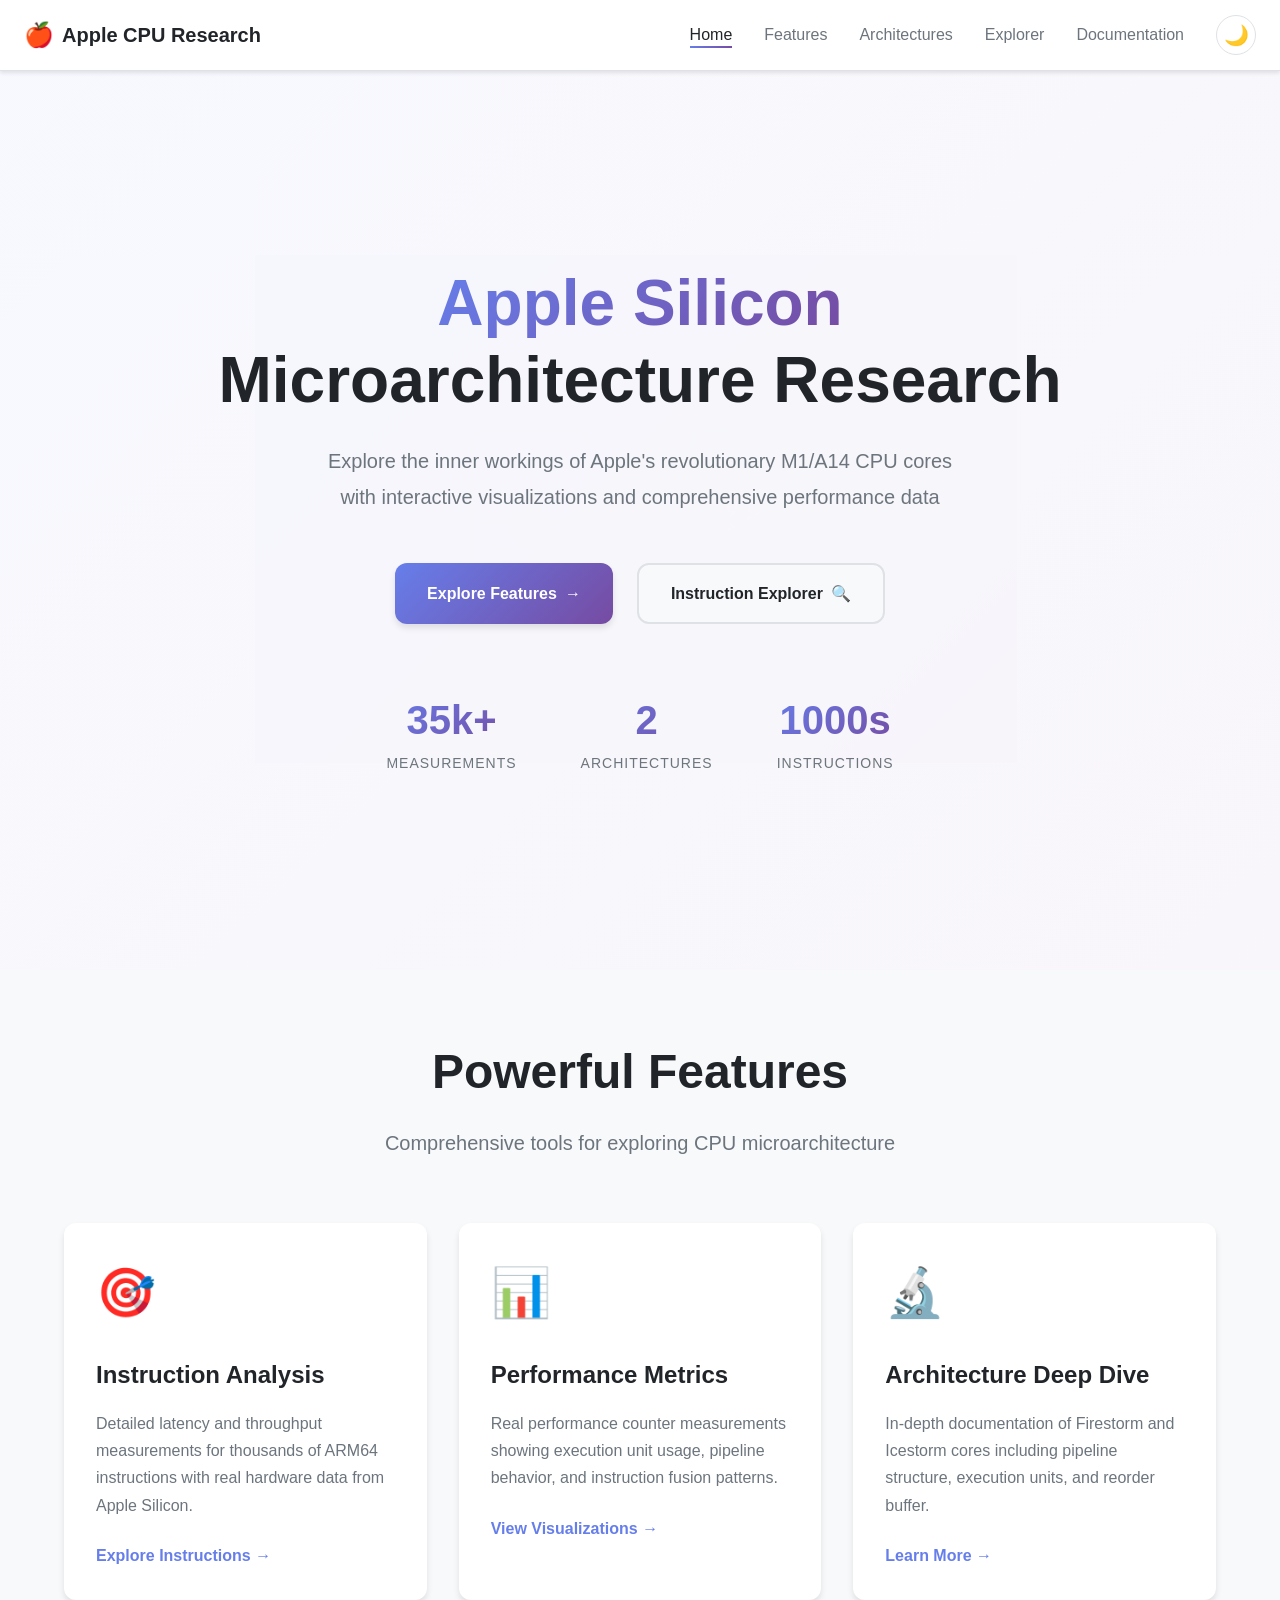
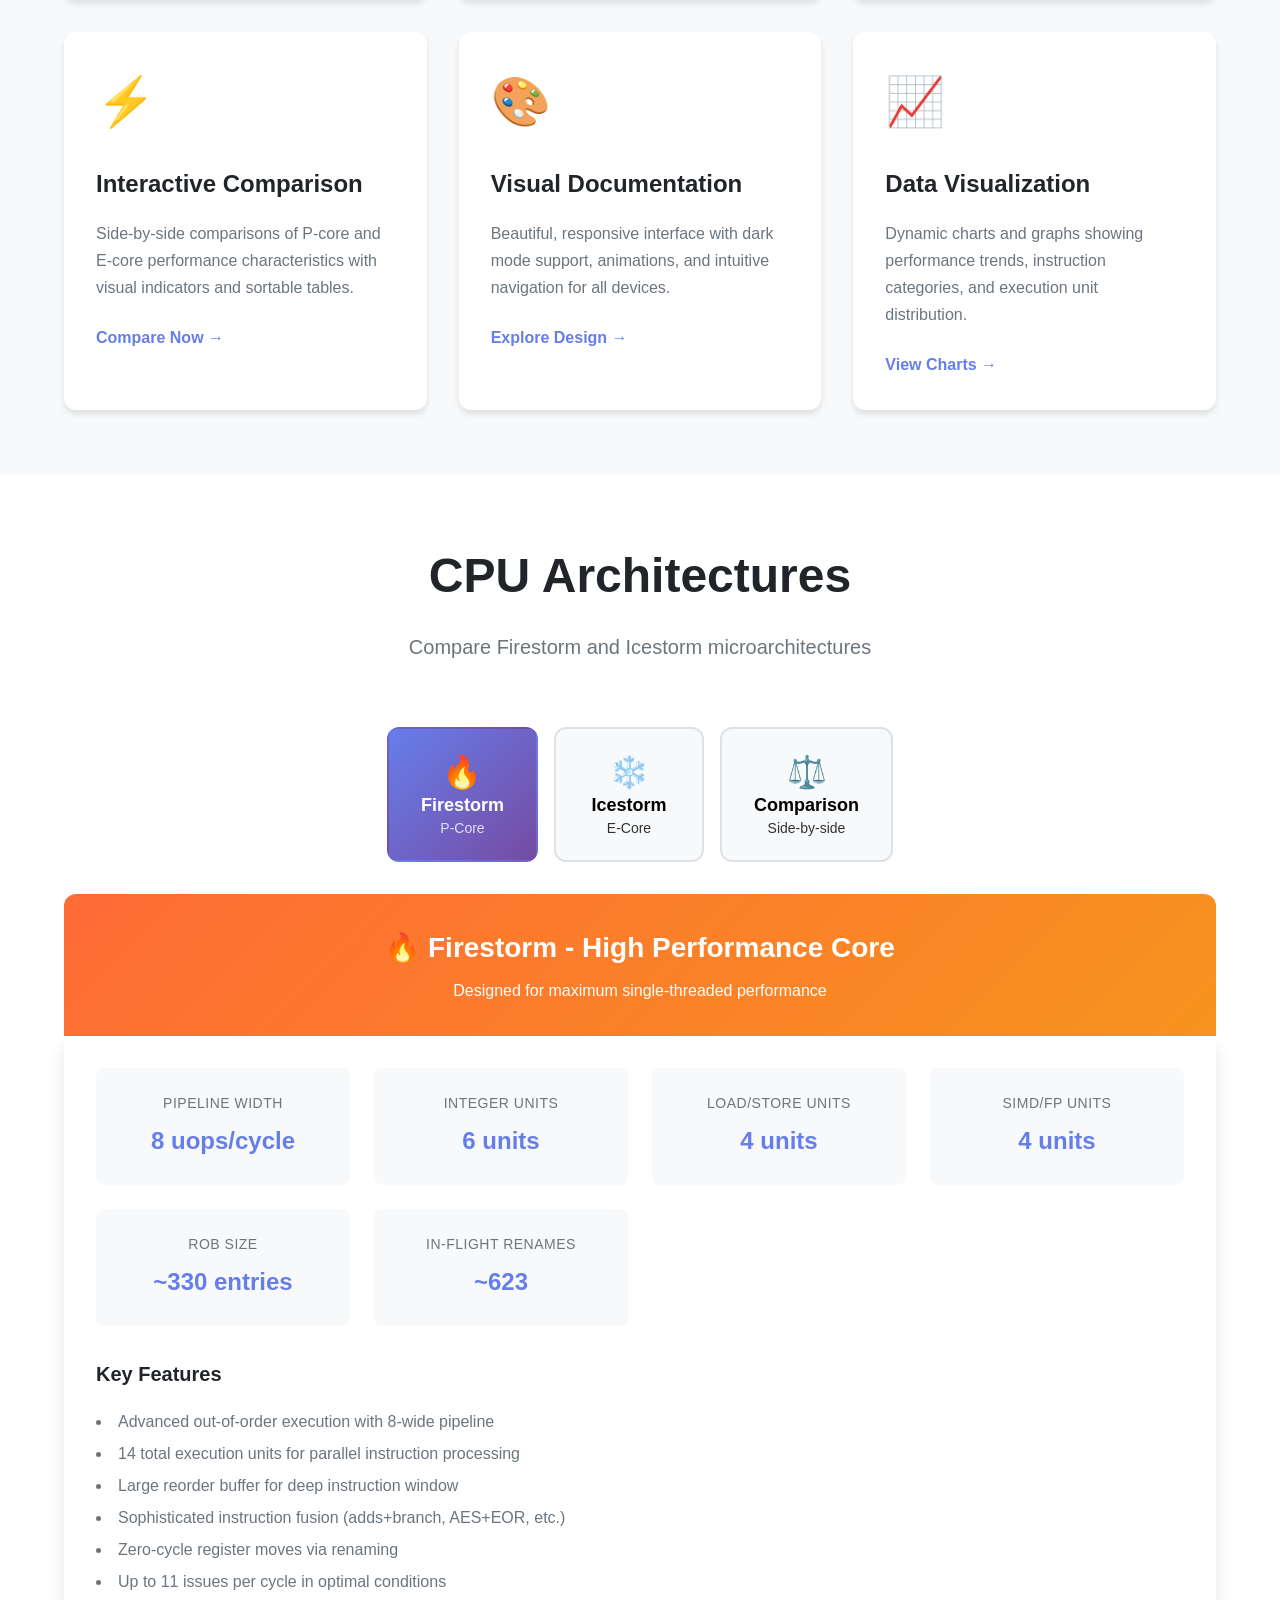
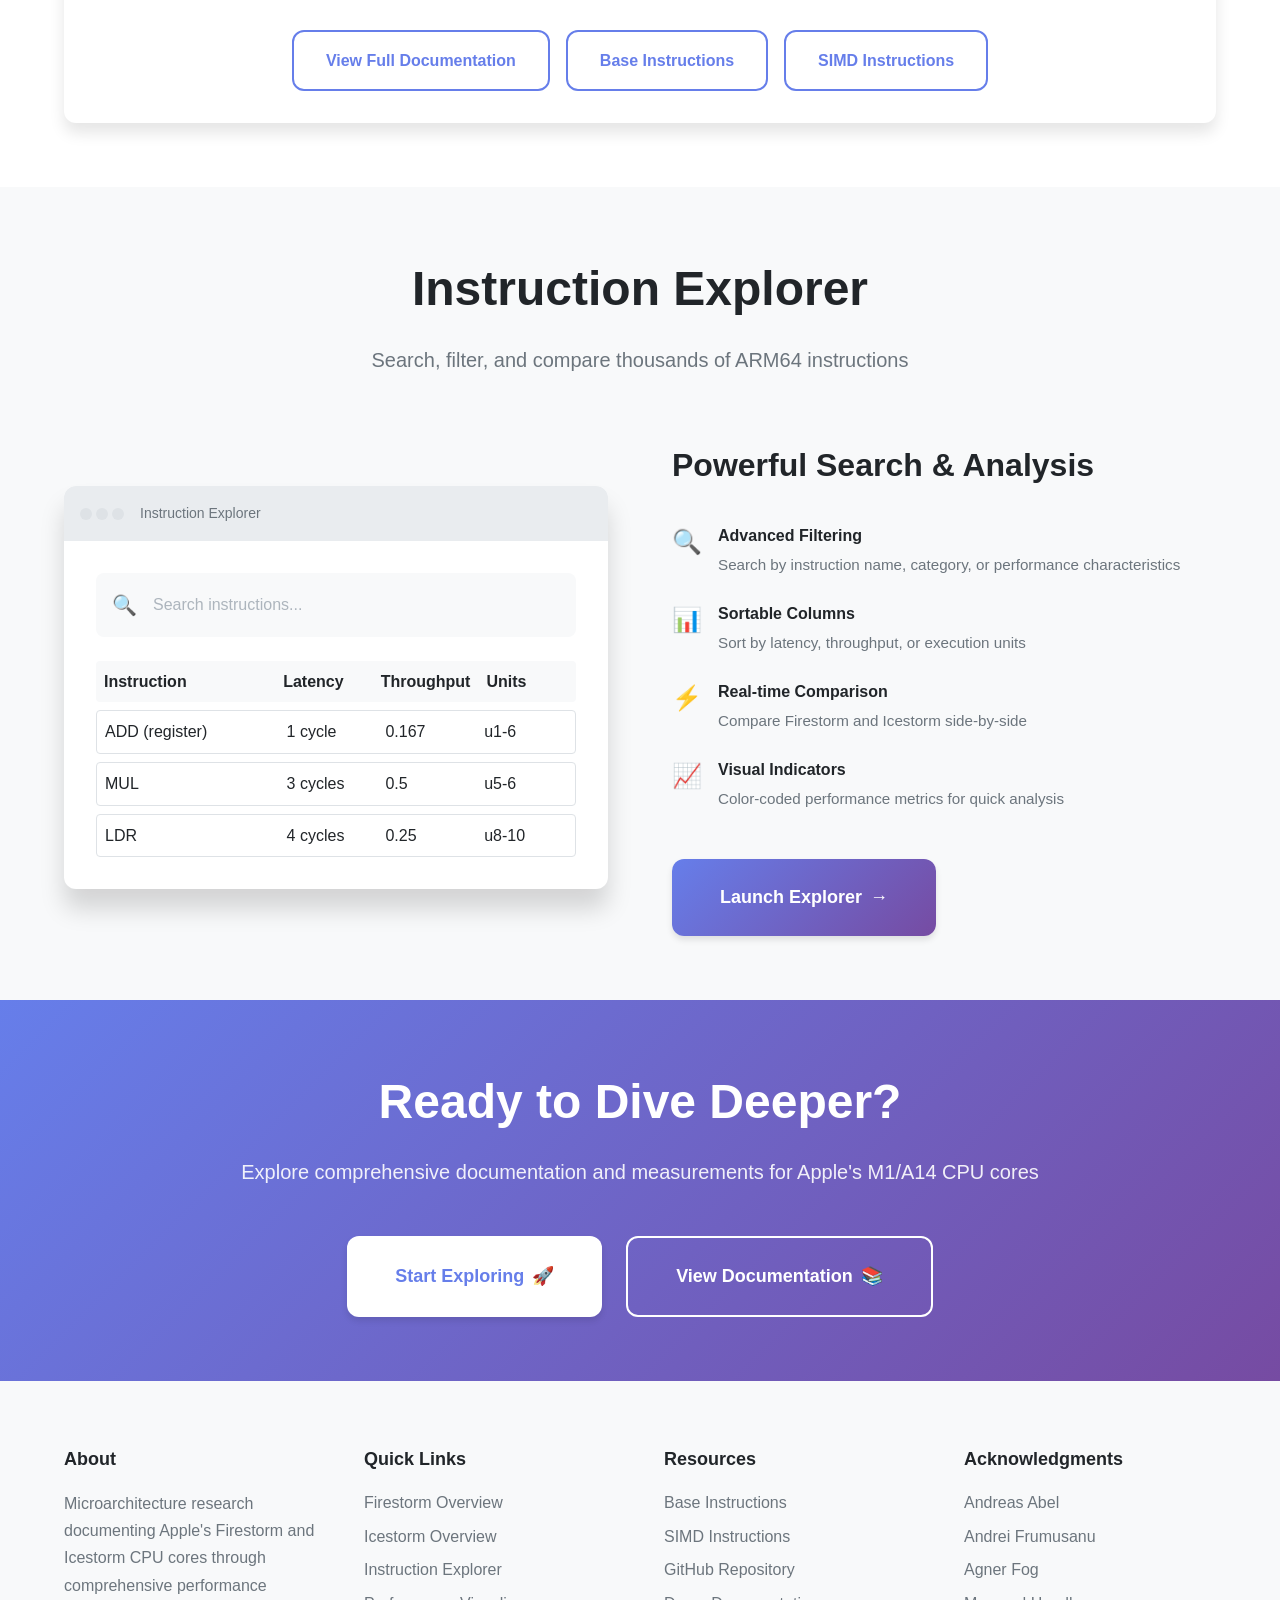
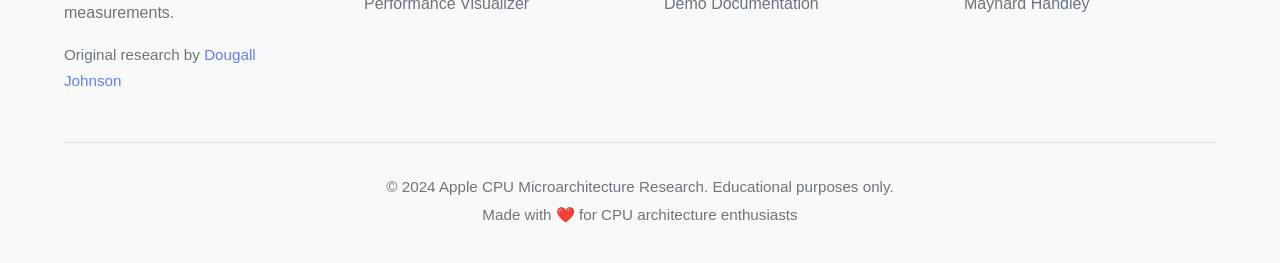
<file: demo/index.html>
<!DOCTYPE html>
<html lang="en">
<head>
    <meta charset="UTF-8">
    <meta name="viewport" content="width=device-width, initial-scale=1.0">
    <meta name="description" content="Interactive demo showcasing Apple's Firestorm and Icestorm CPU microarchitectures with performance visualizations and instruction analysis.">
    <meta name="keywords" content="Apple Silicon, M1, A14, CPU, microarchitecture, performance, ARM64, Firestorm, Icestorm">
    <meta name="author" content="Apple CPU Research">
    <title>Apple CPU Microarchitecture - Interactive Demo</title>
    <link rel="stylesheet" href="css/style.css">
    <link rel="stylesheet" href="css/themes.css">
</head>
<body>
    <!-- Navigation -->
    <nav class="navbar" id="navbar">
        <div class="nav-container">
            <div class="nav-brand">
                <span class="brand-icon">🍎</span>
                <span class="brand-text">Apple CPU Research</span>
            </div>
            <button class="nav-toggle" id="navToggle" aria-label="Toggle navigation">
                <span></span>
                <span></span>
                <span></span>
            </button>
            <ul class="nav-menu" id="navMenu">
                <li><a href="#home" class="nav-link active">Home</a></li>
                <li><a href="#features" class="nav-link">Features</a></li>
                <li><a href="#architectures" class="nav-link">Architectures</a></li>
                <li><a href="#explorer" class="nav-link">Explorer</a></li>
                <li><a href="../firestorm.html" class="nav-link">Documentation</a></li>
                <li>
                    <button class="theme-toggle" id="themeToggle" aria-label="Toggle theme">
                        <span class="theme-icon">🌙</span>
                    </button>
                </li>
            </ul>
        </div>
    </nav>

    <!-- Hero Section -->
    <section class="hero" id="home">
        <div class="hero-background">
            <div class="cpu-animation">
                <div class="core firestorm-core" data-core="firestorm">
                    <div class="core-label">🔥</div>
                    <div class="pipeline-line"></div>
                    <div class="pipeline-line"></div>
                    <div class="pipeline-line"></div>
                </div>
                <div class="core icestorm-core" data-core="icestorm">
                    <div class="core-label">❄️</div>
                    <div class="pipeline-line"></div>
                    <div class="pipeline-line"></div>
                </div>
            </div>
        </div>
        <div class="hero-content">
            <h1 class="hero-title">
                <span class="gradient-text">Apple Silicon</span>
                <br>Microarchitecture Research
            </h1>
            <p class="hero-subtitle">
                Explore the inner workings of Apple's revolutionary M1/A14 CPU cores
                <br>with interactive visualizations and comprehensive performance data
            </p>
            <div class="hero-actions">
                <a href="#features" class="btn btn-primary">
                    <span>Explore Features</span>
                    <span class="btn-arrow">→</span>
                </a>
                <a href="explorer.html" class="btn btn-secondary">
                    <span>Instruction Explorer</span>
                    <span class="btn-arrow">🔍</span>
                </a>
            </div>
            <div class="hero-stats">
                <div class="stat">
                    <div class="stat-value">35k+</div>
                    <div class="stat-label">Measurements</div>
                </div>
                <div class="stat">
                    <div class="stat-value">2</div>
                    <div class="stat-label">Architectures</div>
                </div>
                <div class="stat">
                    <div class="stat-value">1000s</div>
                    <div class="stat-label">Instructions</div>
                </div>
            </div>
        </div>
    </section>

    <!-- Features Section -->
    <section class="features" id="features">
        <div class="container">
            <div class="section-header">
                <h2 class="section-title">Powerful Features</h2>
                <p class="section-subtitle">Comprehensive tools for exploring CPU microarchitecture</p>
            </div>
            <div class="features-grid">
                <div class="feature-card">
                    <div class="feature-icon">🎯</div>
                    <h3 class="feature-title">Instruction Analysis</h3>
                    <p class="feature-description">
                        Detailed latency and throughput measurements for thousands of ARM64 instructions with real hardware data from Apple Silicon.
                    </p>
                    <a href="explorer.html" class="feature-link">Explore Instructions →</a>
                </div>
                <div class="feature-card">
                    <div class="feature-icon">📊</div>
                    <h3 class="feature-title">Performance Metrics</h3>
                    <p class="feature-description">
                        Real performance counter measurements showing execution unit usage, pipeline behavior, and instruction fusion patterns.
                    </p>
                    <a href="visualizer.html" class="feature-link">View Visualizations →</a>
                </div>
                <div class="feature-card">
                    <div class="feature-icon">🔬</div>
                    <h3 class="feature-title">Architecture Deep Dive</h3>
                    <p class="feature-description">
                        In-depth documentation of Firestorm and Icestorm cores including pipeline structure, execution units, and reorder buffer.
                    </p>
                    <a href="#architectures" class="feature-link">Learn More →</a>
                </div>
                <div class="feature-card">
                    <div class="feature-icon">⚡</div>
                    <h3 class="feature-title">Interactive Comparison</h3>
                    <p class="feature-description">
                        Side-by-side comparisons of P-core and E-core performance characteristics with visual indicators and sortable tables.
                    </p>
                    <a href="explorer.html" class="feature-link">Compare Now →</a>
                </div>
                <div class="feature-card">
                    <div class="feature-icon">🎨</div>
                    <h3 class="feature-title">Visual Documentation</h3>
                    <p class="feature-description">
                        Beautiful, responsive interface with dark mode support, animations, and intuitive navigation for all devices.
                    </p>
                    <a href="#architectures" class="feature-link">Explore Design →</a>
                </div>
                <div class="feature-card">
                    <div class="feature-icon">📈</div>
                    <h3 class="feature-title">Data Visualization</h3>
                    <p class="feature-description">
                        Dynamic charts and graphs showing performance trends, instruction categories, and execution unit distribution.
                    </p>
                    <a href="visualizer.html" class="feature-link">View Charts →</a>
                </div>
            </div>
        </div>
    </section>

    <!-- Architectures Section -->
    <section class="architectures" id="architectures">
        <div class="container">
            <div class="section-header">
                <h2 class="section-title">CPU Architectures</h2>
                <p class="section-subtitle">Compare Firestorm and Icestorm microarchitectures</p>
            </div>
            
            <div class="arch-tabs">
                <button class="arch-tab active" data-arch="firestorm">
                    <span class="tab-icon">🔥</span>
                    <span class="tab-text">Firestorm</span>
                    <span class="tab-subtitle">P-Core</span>
                </button>
                <button class="arch-tab" data-arch="icestorm">
                    <span class="tab-icon">❄️</span>
                    <span class="tab-text">Icestorm</span>
                    <span class="tab-subtitle">E-Core</span>
                </button>
                <button class="arch-tab" data-arch="comparison">
                    <span class="tab-icon">⚖️</span>
                    <span class="tab-text">Comparison</span>
                    <span class="tab-subtitle">Side-by-side</span>
                </button>
            </div>

            <div class="arch-content">
                <!-- Firestorm Content -->
                <div class="arch-panel active" id="firestorm-panel">
                    <div class="arch-header firestorm-gradient">
                        <h3>🔥 Firestorm - High Performance Core</h3>
                        <p>Designed for maximum single-threaded performance</p>
                    </div>
                    <div class="arch-details">
                        <div class="detail-grid">
                            <div class="detail-item">
                                <div class="detail-label">Pipeline Width</div>
                                <div class="detail-value">8 uops/cycle</div>
                            </div>
                            <div class="detail-item">
                                <div class="detail-label">Integer Units</div>
                                <div class="detail-value">6 units</div>
                            </div>
                            <div class="detail-item">
                                <div class="detail-label">Load/Store Units</div>
                                <div class="detail-value">4 units</div>
                            </div>
                            <div class="detail-item">
                                <div class="detail-label">SIMD/FP Units</div>
                                <div class="detail-value">4 units</div>
                            </div>
                            <div class="detail-item">
                                <div class="detail-label">ROB Size</div>
                                <div class="detail-value">~330 entries</div>
                            </div>
                            <div class="detail-item">
                                <div class="detail-label">In-flight Renames</div>
                                <div class="detail-value">~623</div>
                            </div>
                        </div>
                        <div class="arch-description">
                            <h4>Key Features</h4>
                            <ul>
                                <li>Advanced out-of-order execution with 8-wide pipeline</li>
                                <li>14 total execution units for parallel instruction processing</li>
                                <li>Large reorder buffer for deep instruction window</li>
                                <li>Sophisticated instruction fusion (adds+branch, AES+EOR, etc.)</li>
                                <li>Zero-cycle register moves via renaming</li>
                                <li>Up to 11 issues per cycle in optimal conditions</li>
                            </ul>
                        </div>
                        <div class="arch-actions">
                            <a href="../firestorm.html" class="btn btn-outline">View Full Documentation</a>
                            <a href="../firestorm-int.html" class="btn btn-outline">Base Instructions</a>
                            <a href="../firestorm-simd.html" class="btn btn-outline">SIMD Instructions</a>
                        </div>
                    </div>
                </div>

                <!-- Icestorm Content -->
                <div class="arch-panel" id="icestorm-panel">
                    <div class="arch-header icestorm-gradient">
                        <h3>❄️ Icestorm - High Efficiency Core</h3>
                        <p>Optimized for power efficiency and background tasks</p>
                    </div>
                    <div class="arch-details">
                        <div class="detail-grid">
                            <div class="detail-item">
                                <div class="detail-label">Pipeline Width</div>
                                <div class="detail-value">4 uops/cycle</div>
                            </div>
                            <div class="detail-item">
                                <div class="detail-label">Integer Units</div>
                                <div class="detail-value">3 units</div>
                            </div>
                            <div class="detail-item">
                                <div class="detail-label">Load/Store Units</div>
                                <div class="detail-value">2 units</div>
                            </div>
                            <div class="detail-item">
                                <div class="detail-label">SIMD/FP Units</div>
                                <div class="detail-value">2 units</div>
                            </div>
                            <div class="detail-item">
                                <div class="detail-label">ROB Size</div>
                                <div class="detail-value">~60 entries</div>
                            </div>
                            <div class="detail-item">
                                <div class="detail-label">In-flight Renames</div>
                                <div class="detail-value">~111</div>
                            </div>
                        </div>
                        <div class="arch-description">
                            <h4>Key Features</h4>
                            <ul>
                                <li>Efficient 4-wide pipeline balanced for power and performance</li>
                                <li>7 total execution units with smart resource allocation</li>
                                <li>Compact reorder buffer for reduced power consumption</li>
                                <li>Instruction fusion including unique MOVZ+MOVK elimination</li>
                                <li>ADR/ADRP elimination for address generation</li>
                                <li>Optimized for sustained throughput at low power</li>
                            </ul>
                        </div>
                        <div class="arch-actions">
                            <a href="../icestorm.html" class="btn btn-outline">View Full Documentation</a>
                            <a href="../icestorm-int.html" class="btn btn-outline">Base Instructions</a>
                            <a href="../icestorm-simd.html" class="btn btn-outline">SIMD Instructions</a>
                        </div>
                    </div>
                </div>

                <!-- Comparison Content -->
                <div class="arch-panel" id="comparison-panel">
                    <div class="arch-header comparison-gradient">
                        <h3>⚖️ Architecture Comparison</h3>
                        <p>Firestorm vs Icestorm side-by-side</p>
                    </div>
                    <div class="comparison-table-wrapper">
                        <table class="comparison-table">
                            <thead>
                                <tr>
                                    <th>Feature</th>
                                    <th class="firestorm-col">🔥 Firestorm</th>
                                    <th class="icestorm-col">❄️ Icestorm</th>
                                    <th>Ratio</th>
                                </tr>
                            </thead>
                            <tbody>
                                <tr>
                                    <td>Pipeline Width</td>
                                    <td class="firestorm-col">8 uops/cycle</td>
                                    <td class="icestorm-col">4 uops/cycle</td>
                                    <td>2.0×</td>
                                </tr>
                                <tr>
                                    <td>Integer Units</td>
                                    <td class="firestorm-col">6</td>
                                    <td class="icestorm-col">3</td>
                                    <td>2.0×</td>
                                </tr>
                                <tr>
                                    <td>Load/Store Units</td>
                                    <td class="firestorm-col">4</td>
                                    <td class="icestorm-col">2</td>
                                    <td>2.0×</td>
                                </tr>
                                <tr>
                                    <td>SIMD/FP Units</td>
                                    <td class="firestorm-col">4</td>
                                    <td class="icestorm-col">2</td>
                                    <td>2.0×</td>
                                </tr>
                                <tr>
                                    <td>Total Execution Units</td>
                                    <td class="firestorm-col">14</td>
                                    <td class="icestorm-col">7</td>
                                    <td>2.0×</td>
                                </tr>
                                <tr>
                                    <td>ROB (Coalesced)</td>
                                    <td class="firestorm-col">~330 entries</td>
                                    <td class="icestorm-col">~60 entries</td>
                                    <td>5.5×</td>
                                </tr>
                                <tr>
                                    <td>In-flight Renames</td>
                                    <td class="firestorm-col">~623</td>
                                    <td class="icestorm-col">~111</td>
                                    <td>5.6×</td>
                                </tr>
                                <tr>
                                    <td>Int Register File</td>
                                    <td class="firestorm-col">~380-394</td>
                                    <td class="icestorm-col">~79</td>
                                    <td>4.9×</td>
                                </tr>
                                <tr>
                                    <td>FP/SIMD Register File</td>
                                    <td class="firestorm-col">~432</td>
                                    <td class="icestorm-col">~87</td>
                                    <td>5.0×</td>
                                </tr>
                                <tr>
                                    <td>In-flight Loads</td>
                                    <td class="firestorm-col">~130</td>
                                    <td class="icestorm-col">30</td>
                                    <td>4.3×</td>
                                </tr>
                                <tr>
                                    <td>In-flight Stores</td>
                                    <td class="firestorm-col">~60</td>
                                    <td class="icestorm-col">18</td>
                                    <td>3.3×</td>
                                </tr>
                            </tbody>
                        </table>
                    </div>
                    <div class="comparison-notes">
                        <h4>Performance Characteristics</h4>
                        <p>
                            Firestorm delivers approximately 2× the execution throughput of Icestorm with 
                            significantly larger out-of-order windows. However, Icestorm achieves impressive 
                            efficiency through smart design choices like instruction elimination and fusion, 
                            making it ideal for background tasks and power-constrained scenarios.
                        </p>
                    </div>
                </div>
            </div>
        </div>
    </section>

    <!-- Explorer Preview Section -->
    <section class="explorer-preview" id="explorer">
        <div class="container">
            <div class="section-header">
                <h2 class="section-title">Instruction Explorer</h2>
                <p class="section-subtitle">Search, filter, and compare thousands of ARM64 instructions</p>
            </div>
            <div class="preview-content">
                <div class="preview-image">
                    <div class="browser-mockup">
                        <div class="browser-header">
                            <div class="browser-dots">
                                <span></span><span></span><span></span>
                            </div>
                            <div class="browser-title">Instruction Explorer</div>
                        </div>
                        <div class="browser-content">
                            <div class="mockup-search">
                                <span class="search-icon">🔍</span>
                                <span class="search-text">Search instructions...</span>
                            </div>
                            <div class="mockup-table">
                                <div class="mockup-row header">
                                    <span>Instruction</span>
                                    <span>Latency</span>
                                    <span>Throughput</span>
                                    <span>Units</span>
                                </div>
                                <div class="mockup-row">
                                    <span>ADD (register)</span>
                                    <span>1 cycle</span>
                                    <span>0.167</span>
                                    <span>u1-6</span>
                                </div>
                                <div class="mockup-row">
                                    <span>MUL</span>
                                    <span>3 cycles</span>
                                    <span>0.5</span>
                                    <span>u5-6</span>
                                </div>
                                <div class="mockup-row">
                                    <span>LDR</span>
                                    <span>4 cycles</span>
                                    <span>0.25</span>
                                    <span>u8-10</span>
                                </div>
                            </div>
                        </div>
                    </div>
                </div>
                <div class="preview-features">
                    <h3>Powerful Search & Analysis</h3>
                    <ul class="feature-list">
                        <li>
                            <span class="feature-icon-small">🔍</span>
                            <div>
                                <strong>Advanced Filtering</strong>
                                <p>Search by instruction name, category, or performance characteristics</p>
                            </div>
                        </li>
                        <li>
                            <span class="feature-icon-small">📊</span>
                            <div>
                                <strong>Sortable Columns</strong>
                                <p>Sort by latency, throughput, or execution units</p>
                            </div>
                        </li>
                        <li>
                            <span class="feature-icon-small">⚡</span>
                            <div>
                                <strong>Real-time Comparison</strong>
                                <p>Compare Firestorm and Icestorm side-by-side</p>
                            </div>
                        </li>
                        <li>
                            <span class="feature-icon-small">📈</span>
                            <div>
                                <strong>Visual Indicators</strong>
                                <p>Color-coded performance metrics for quick analysis</p>
                            </div>
                        </li>
                    </ul>
                    <a href="explorer.html" class="btn btn-primary btn-large">
                        <span>Launch Explorer</span>
                        <span class="btn-arrow">→</span>
                    </a>
                </div>
            </div>
        </div>
    </section>

    <!-- CTA Section -->
    <section class="cta">
        <div class="container">
            <div class="cta-content">
                <h2 class="cta-title">Ready to Dive Deeper?</h2>
                <p class="cta-subtitle">
                    Explore comprehensive documentation and measurements for Apple's M1/A14 CPU cores
                </p>
                <div class="cta-actions">
                    <a href="explorer.html" class="btn btn-primary btn-large">
                        <span>Start Exploring</span>
                        <span class="btn-arrow">🚀</span>
                    </a>
                    <a href="../firestorm.html" class="btn btn-secondary btn-large">
                        <span>View Documentation</span>
                        <span class="btn-arrow">📚</span>
                    </a>
                </div>
            </div>
        </div>
    </section>

    <!-- Footer -->
    <footer class="footer">
        <div class="container">
            <div class="footer-content">
                <div class="footer-section">
                    <h4>About</h4>
                    <p>
                        Microarchitecture research documenting Apple's Firestorm and Icestorm CPU cores
                        through comprehensive performance measurements.
                    </p>
                    <p class="credit">
                        Original research by <a href="https://twitter.com/dougallj" target="_blank">Dougall Johnson</a>
                    </p>
                </div>
                <div class="footer-section">
                    <h4>Quick Links</h4>
                    <ul class="footer-links">
                        <li><a href="../firestorm.html">Firestorm Overview</a></li>
                        <li><a href="../icestorm.html">Icestorm Overview</a></li>
                        <li><a href="explorer.html">Instruction Explorer</a></li>
                        <li><a href="visualizer.html">Performance Visualizer</a></li>
                    </ul>
                </div>
                <div class="footer-section">
                    <h4>Resources</h4>
                    <ul class="footer-links">
                        <li><a href="../firestorm-int.html">Base Instructions</a></li>
                        <li><a href="../firestorm-simd.html">SIMD Instructions</a></li>
                        <li><a href="https://github.com/AYUSHMIT/applecpu" target="_blank">GitHub Repository</a></li>
                        <li><a href="README.md">Demo Documentation</a></li>
                    </ul>
                </div>
                <div class="footer-section">
                    <h4>Acknowledgments</h4>
                    <ul class="footer-links">
                        <li><a href="https://uops.info/" target="_blank">Andreas Abel</a></li>
                        <li><a href="https://www.anandtech.com/" target="_blank">Andrei Frumusanu</a></li>
                        <li><a href="https://agner.org/optimize/" target="_blank">Agner Fog</a></li>
                        <li><a href="https://twitter.com/handleym99" target="_blank">Maynard Handley</a></li>
                    </ul>
                </div>
            </div>
            <div class="footer-bottom">
                <p>&copy; 2024 Apple CPU Microarchitecture Research. Educational purposes only.</p>
                <p>Made with ❤️ for CPU architecture enthusiasts</p>
            </div>
        </div>
    </footer>

    <script src="js/main.js"></script>
</body>
</html>
</file>
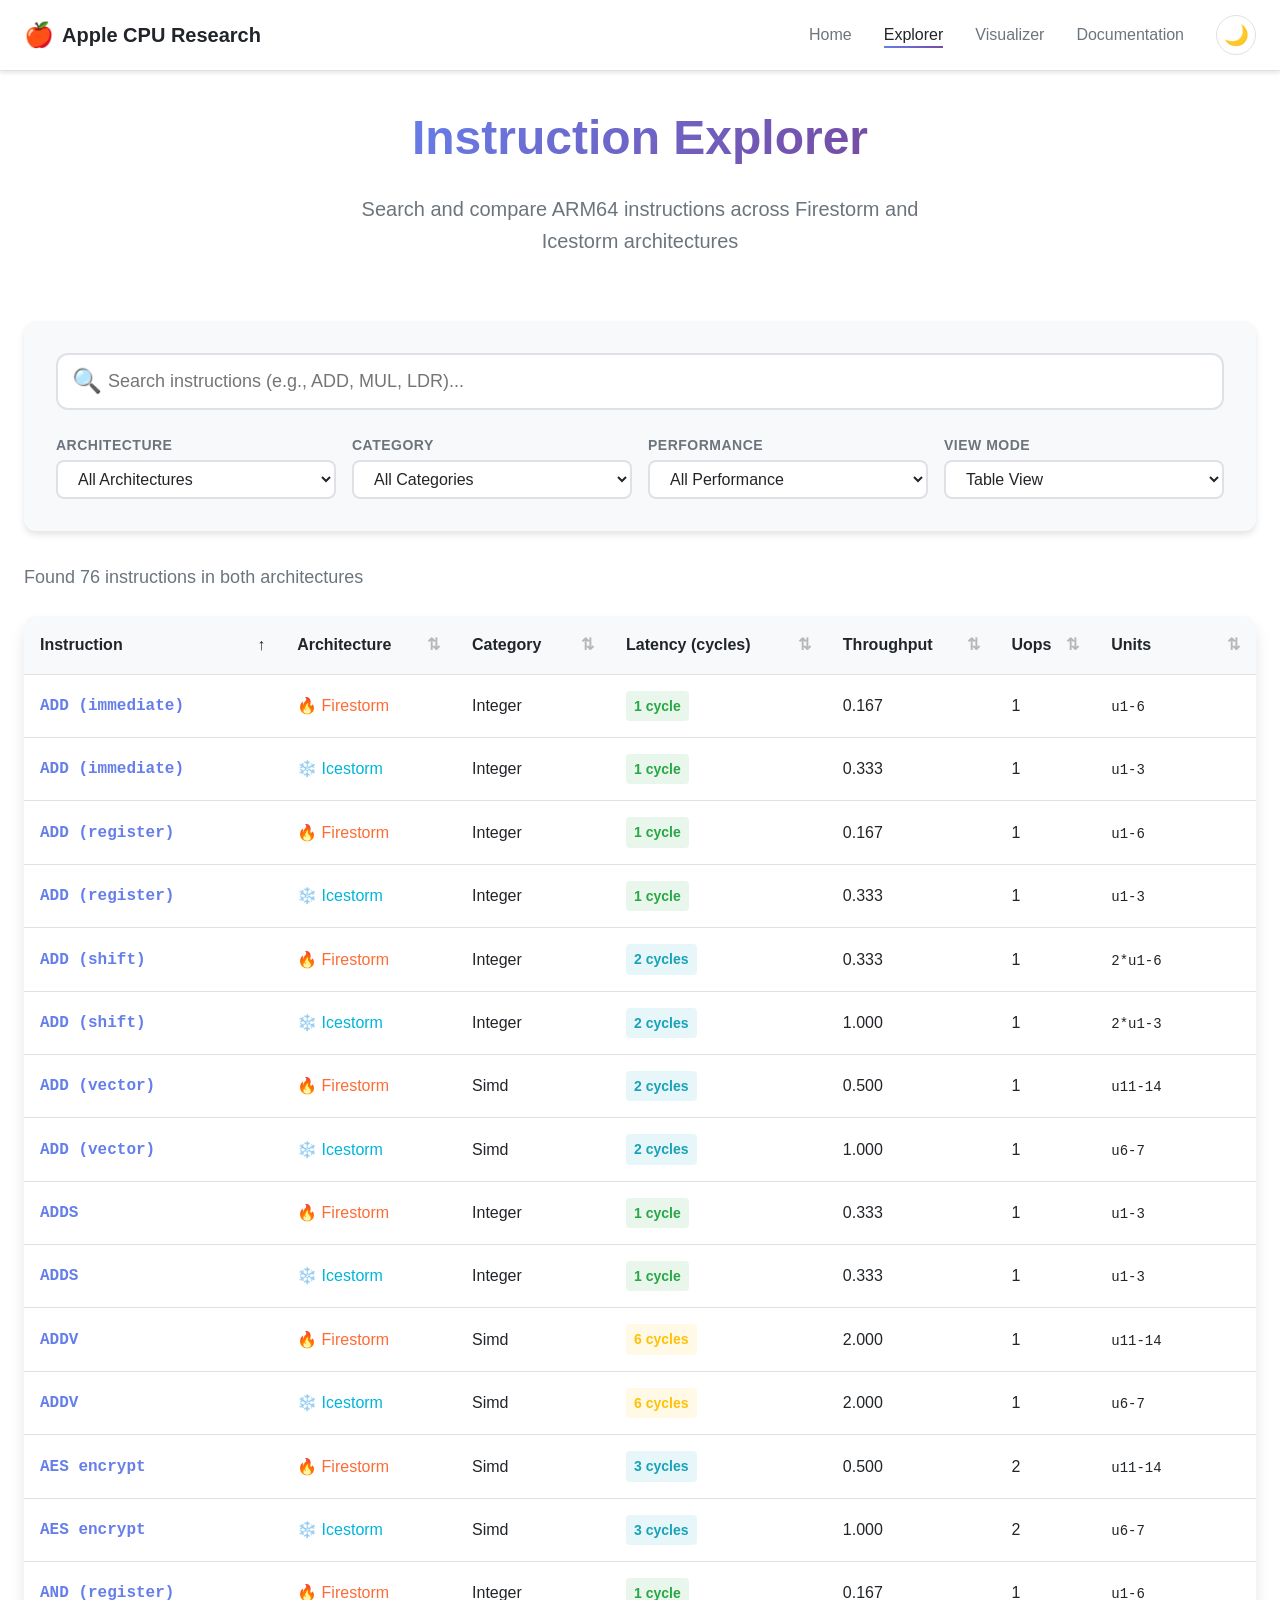
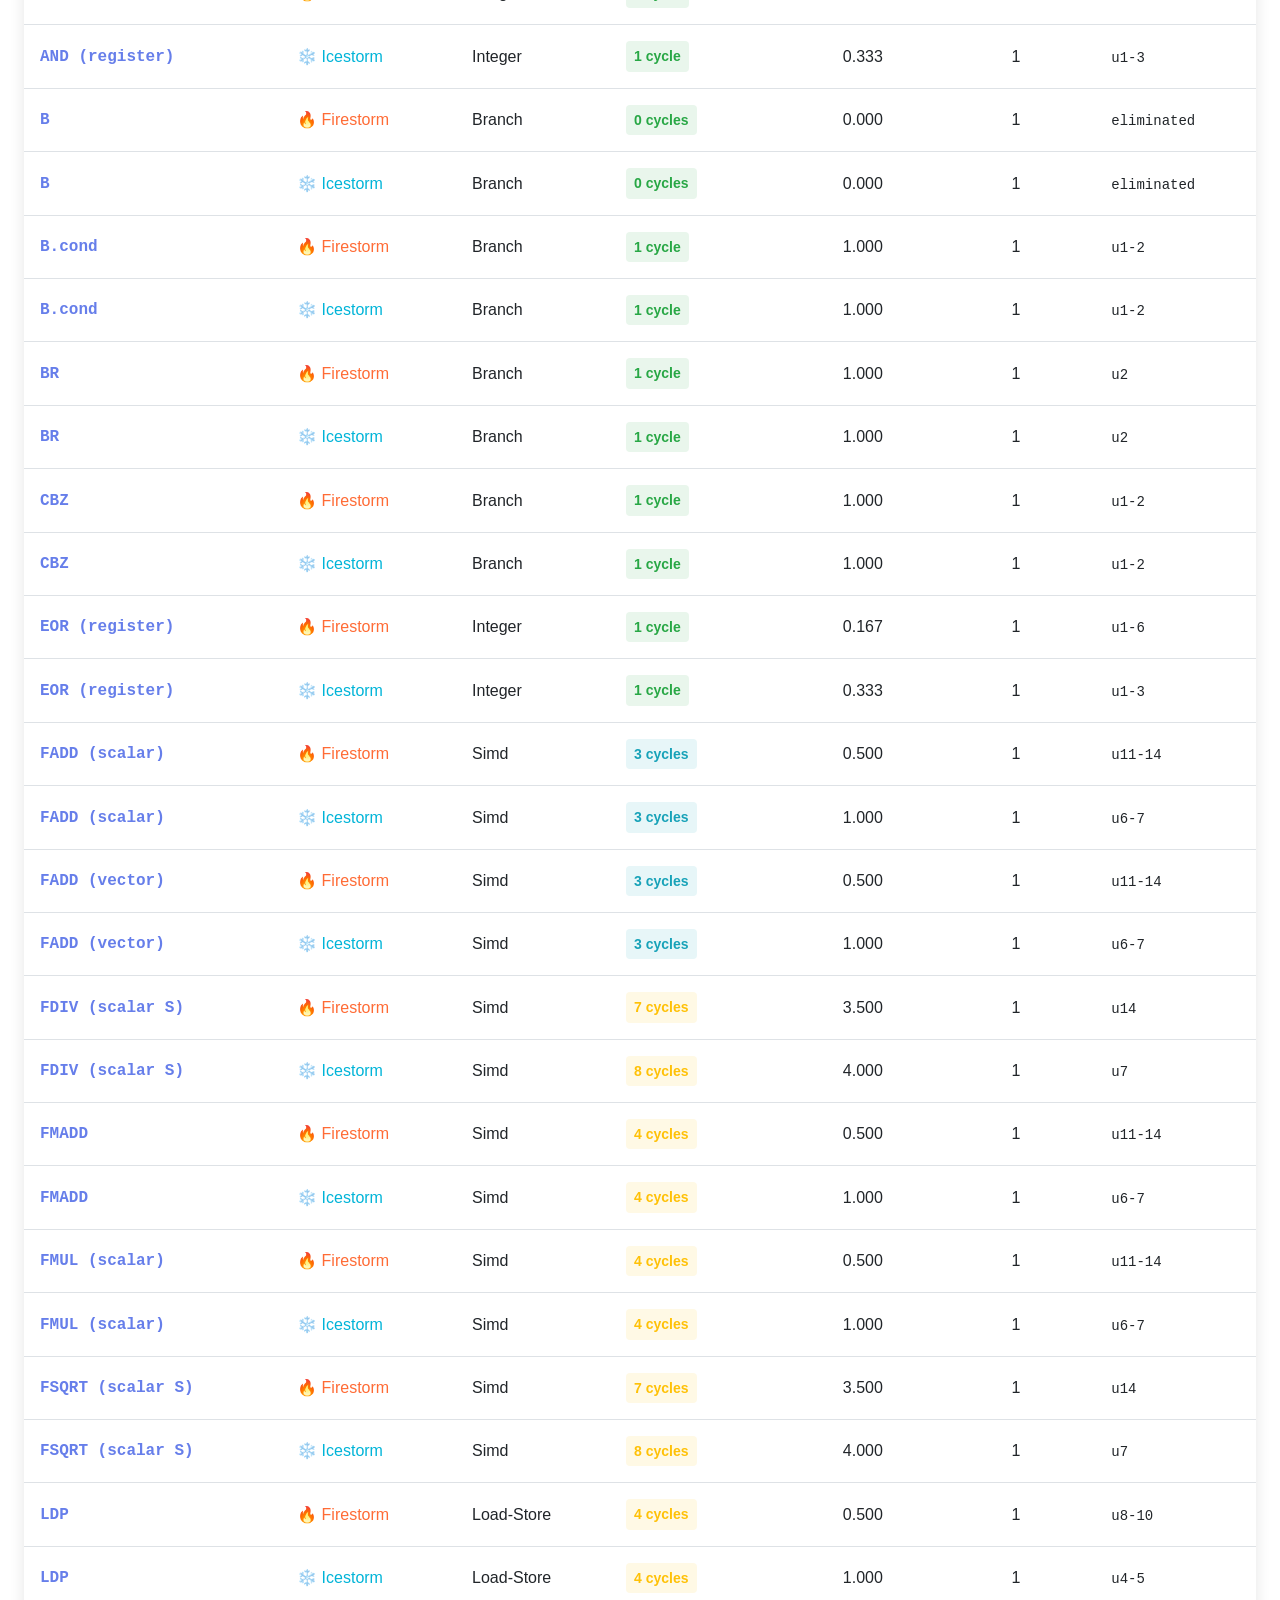
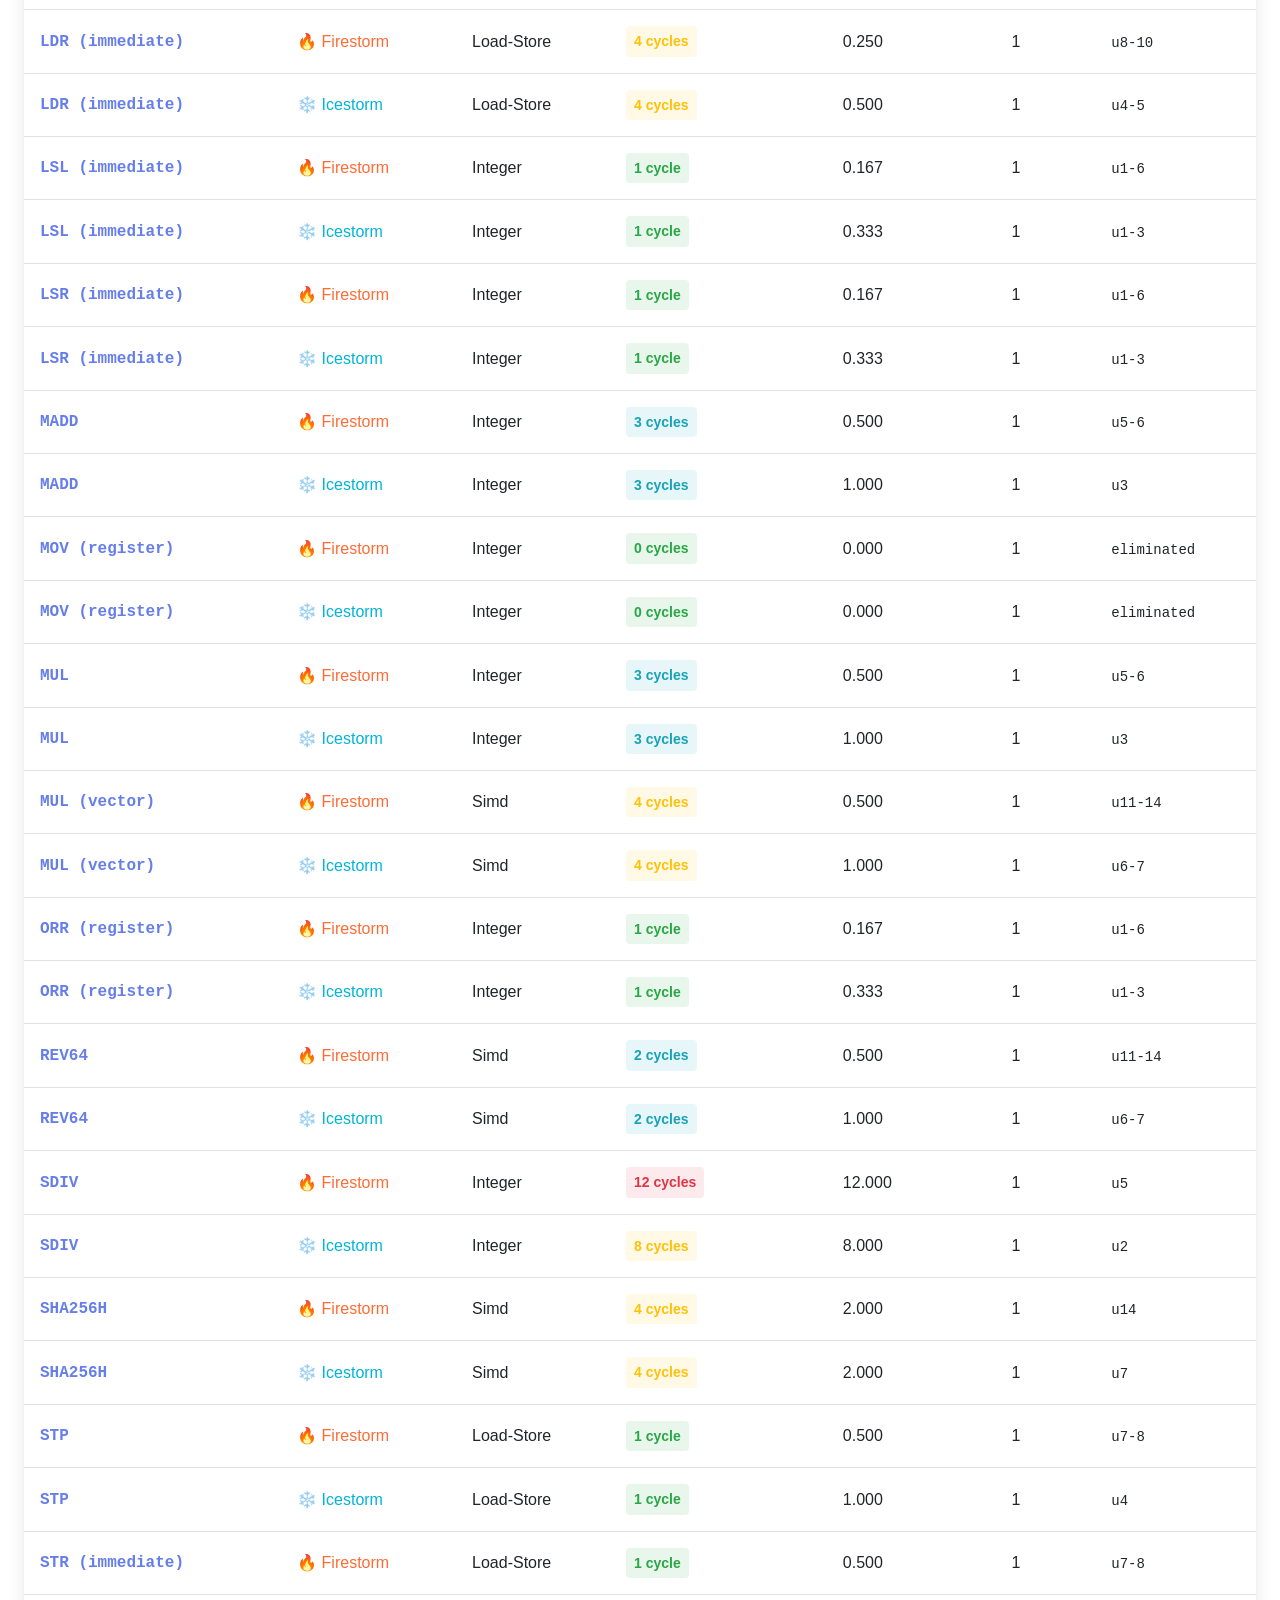
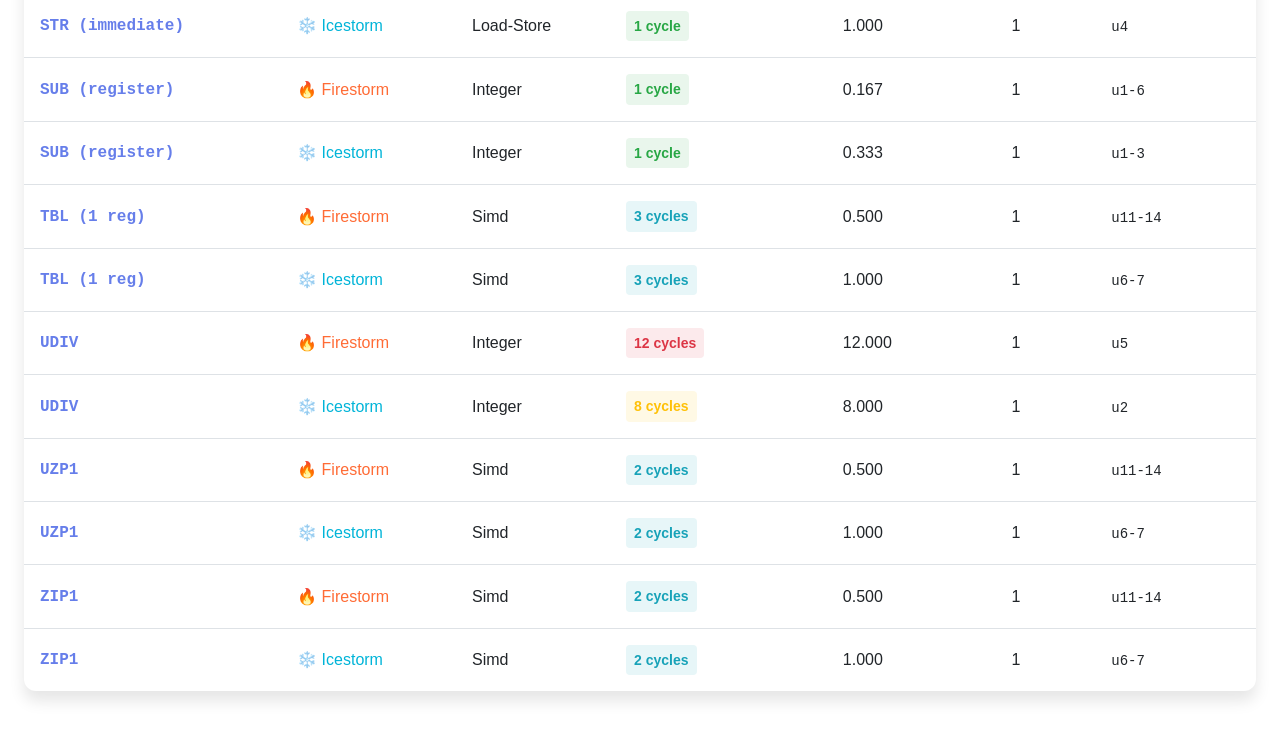
<file: demo/explorer.html>
<!DOCTYPE html>
<html lang="en">
<head>
    <meta charset="UTF-8">
    <meta name="viewport" content="width=device-width, initial-scale=1.0">
    <meta name="description" content="Interactive instruction explorer for Apple Silicon M1/A14 CPU - search and compare ARM64 instructions">
    <title>Instruction Explorer - Apple CPU Research</title>
    <link rel="stylesheet" href="css/style.css">
    <link rel="stylesheet" href="css/themes.css">
    <style>
        /* Explorer-specific styles */
        .explorer-container {
            max-width: 1400px;
            margin: 100px auto 0;
            padding: 0 var(--spacing-lg) var(--spacing-3xl);
        }

        .explorer-header {
            text-align: center;
            margin-bottom: var(--spacing-3xl);
        }

        .explorer-title {
            font-size: clamp(2rem, 4vw, 3rem);
            margin-bottom: var(--spacing-md);
        }

        .search-controls {
            background: var(--bg-secondary);
            padding: var(--spacing-xl);
            border-radius: var(--radius-lg);
            margin-bottom: var(--spacing-xl);
            box-shadow: var(--shadow-md);
        }

        .search-box {
            position: relative;
            margin-bottom: var(--spacing-lg);
        }

        .search-input {
            width: 100%;
            padding: var(--spacing-md) var(--spacing-md) var(--spacing-md) 50px;
            font-size: 1.125rem;
            border: 2px solid var(--border-color);
            border-radius: var(--radius-lg);
            background: var(--bg-primary);
            color: var(--text-primary);
            transition: all var(--transition-base);
        }

        .search-input:focus {
            outline: none;
            border-color: var(--accent-primary);
            box-shadow: 0 0 0 3px rgba(102, 126, 234, 0.1);
        }

        .search-icon {
            position: absolute;
            left: var(--spacing-md);
            top: 50%;
            transform: translateY(-50%);
            font-size: 1.5rem;
            color: var(--text-tertiary);
        }

        .filter-group {
            display: grid;
            grid-template-columns: repeat(auto-fit, minmax(200px, 1fr));
            gap: var(--spacing-md);
        }

        .filter-item {
            display: flex;
            flex-direction: column;
            gap: var(--spacing-xs);
        }

        .filter-label {
            font-size: 0.875rem;
            font-weight: 600;
            color: var(--text-secondary);
            text-transform: uppercase;
            letter-spacing: 0.5px;
        }

        .filter-select {
            padding: var(--spacing-sm) var(--spacing-md);
            border: 2px solid var(--border-color);
            border-radius: var(--radius-md);
            background: var(--bg-primary);
            color: var(--text-primary);
            font-size: 1rem;
            cursor: pointer;
            transition: border-color var(--transition-fast);
        }

        .filter-select:focus {
            outline: none;
            border-color: var(--accent-primary);
        }

        .results-header {
            display: flex;
            justify-content: space-between;
            align-items: center;
            margin-bottom: var(--spacing-lg);
            flex-wrap: wrap;
            gap: var(--spacing-md);
        }

        .results-count {
            font-size: 1.125rem;
            color: var(--text-secondary);
        }

        .view-toggle {
            display: flex;
            gap: var(--spacing-sm);
        }

        .view-btn {
            padding: var(--spacing-sm) var(--spacing-md);
            border: 2px solid var(--border-color);
            background: var(--bg-secondary);
            border-radius: var(--radius-md);
            cursor: pointer;
            transition: all var(--transition-fast);
        }

        .view-btn.active {
            background: var(--accent-primary);
            color: white;
            border-color: var(--accent-primary);
        }

        .instructions-table {
            background: var(--bg-primary);
            border-radius: var(--radius-lg);
            box-shadow: var(--shadow-lg);
            overflow: hidden;
        }

        table {
            width: 100%;
            border-collapse: collapse;
        }

        thead {
            background: var(--bg-secondary);
        }

        th {
            padding: var(--spacing-md);
            text-align: left;
            font-weight: 700;
            cursor: pointer;
            user-select: none;
            position: relative;
            transition: background-color var(--transition-fast);
        }

        th:hover {
            background: var(--bg-tertiary);
        }

        th::after {
            content: '⇅';
            position: absolute;
            right: var(--spacing-md);
            opacity: 0.3;
        }

        th.sort-asc::after {
            content: '↑';
            opacity: 1;
        }

        th.sort-desc::after {
            content: '↓';
            opacity: 1;
        }

        td {
            padding: var(--spacing-md);
            border-top: 1px solid var(--border-color);
        }

        tbody tr {
            transition: background-color var(--transition-fast);
        }

        tbody tr:hover {
            background: var(--bg-secondary);
        }

        .instruction-name {
            font-family: var(--font-mono);
            font-weight: 600;
            color: var(--accent-primary);
        }

        .performance-badge {
            display: inline-block;
            padding: var(--spacing-xs) var(--spacing-sm);
            border-radius: var(--radius-sm);
            font-size: 0.875rem;
            font-weight: 600;
        }

        .perf-excellent {
            background: rgba(40, 167, 69, 0.1);
            color: var(--success);
        }

        .perf-good {
            background: rgba(23, 162, 184, 0.1);
            color: var(--info);
        }

        .perf-moderate {
            background: rgba(255, 193, 7, 0.1);
            color: var(--warning);
        }

        .perf-slow {
            background: rgba(220, 53, 69, 0.1);
            color: var(--error);
        }

        .comparison-view {
            display: grid;
            grid-template-columns: 1fr 1fr;
            gap: var(--spacing-xl);
        }

        .arch-column {
            background: var(--bg-primary);
            border-radius: var(--radius-lg);
            box-shadow: var(--shadow-lg);
            overflow: hidden;
        }

        .arch-column-header {
            padding: var(--spacing-lg);
            color: white;
            text-align: center;
            font-weight: 700;
            font-size: 1.25rem;
        }

        .arch-column-header.firestorm {
            background: var(--firestorm-gradient);
        }

        .arch-column-header.icestorm {
            background: var(--icestorm-gradient);
        }

        .loading {
            text-align: center;
            padding: var(--spacing-3xl);
            color: var(--text-secondary);
        }

        .empty-state {
            text-align: center;
            padding: var(--spacing-3xl);
            color: var(--text-secondary);
        }

        .empty-state-icon {
            font-size: 4rem;
            margin-bottom: var(--spacing-lg);
        }

        @media (max-width: 768px) {
            .comparison-view {
                grid-template-columns: 1fr;
            }

            .instructions-table {
                overflow-x: auto;
            }

            table {
                min-width: 600px;
            }
        }
    </style>
</head>
<body>
    <!-- Navigation -->
    <nav class="navbar" id="navbar">
        <div class="nav-container">
            <div class="nav-brand">
                <span class="brand-icon">🍎</span>
                <span class="brand-text">Apple CPU Research</span>
            </div>
            <button class="nav-toggle" id="navToggle" aria-label="Toggle navigation">
                <span></span>
                <span></span>
                <span></span>
            </button>
            <ul class="nav-menu" id="navMenu">
                <li><a href="index.html" class="nav-link">Home</a></li>
                <li><a href="explorer.html" class="nav-link active">Explorer</a></li>
                <li><a href="visualizer.html" class="nav-link">Visualizer</a></li>
                <li><a href="../firestorm.html" class="nav-link">Documentation</a></li>
                <li>
                    <button class="theme-toggle" id="themeToggle" aria-label="Toggle theme">
                        <span class="theme-icon">🌙</span>
                    </button>
                </li>
            </ul>
        </div>
    </nav>

    <!-- Main Content -->
    <div class="explorer-container">
        <div class="explorer-header">
            <h1 class="explorer-title">
                <span class="gradient-text">Instruction Explorer</span>
            </h1>
            <p class="section-subtitle">
                Search and compare ARM64 instructions across Firestorm and Icestorm architectures
            </p>
        </div>

        <!-- Search Controls -->
        <div class="search-controls">
            <div class="search-box">
                <span class="search-icon">🔍</span>
                <input 
                    type="text" 
                    class="search-input" 
                    id="searchInput"
                    placeholder="Search instructions (e.g., ADD, MUL, LDR)..."
                    autocomplete="off"
                >
            </div>

            <div class="filter-group">
                <div class="filter-item">
                    <label class="filter-label">Architecture</label>
                    <select class="filter-select" id="archFilter">
                        <option value="all">All Architectures</option>
                        <option value="firestorm">Firestorm (P-Core)</option>
                        <option value="icestorm">Icestorm (E-Core)</option>
                    </select>
                </div>
                <div class="filter-item">
                    <label class="filter-label">Category</label>
                    <select class="filter-select" id="categoryFilter">
                        <option value="all">All Categories</option>
                        <option value="integer">Integer</option>
                        <option value="simd">SIMD/FP</option>
                        <option value="load-store">Load/Store</option>
                        <option value="branch">Branch</option>
                    </select>
                </div>
                <div class="filter-item">
                    <label class="filter-label">Performance</label>
                    <select class="filter-select" id="perfFilter">
                        <option value="all">All Performance</option>
                        <option value="excellent">Excellent (≤1 cycle)</option>
                        <option value="good">Good (2-3 cycles)</option>
                        <option value="moderate">Moderate (4-10 cycles)</option>
                        <option value="slow">Slow (>10 cycles)</option>
                    </select>
                </div>
                <div class="filter-item">
                    <label class="filter-label">View Mode</label>
                    <select class="filter-select" id="viewMode">
                        <option value="table">Table View</option>
                        <option value="comparison">Comparison View</option>
                    </select>
                </div>
            </div>
        </div>

        <!-- Results Header -->
        <div class="results-header">
            <div class="results-count" id="resultsCount">
                Loading instructions...
            </div>
        </div>

        <!-- Instructions Table -->
        <div id="instructionsContainer">
            <div class="loading">
                <div style="font-size: 3rem; margin-bottom: var(--spacing-lg);">⏳</div>
                <p>Loading instruction data...</p>
            </div>
        </div>
    </div>

    <script src="js/main.js"></script>
    <script src="js/data-parser.js"></script>
    <script src="js/explorer.js"></script>
</body>
</html>
</file>
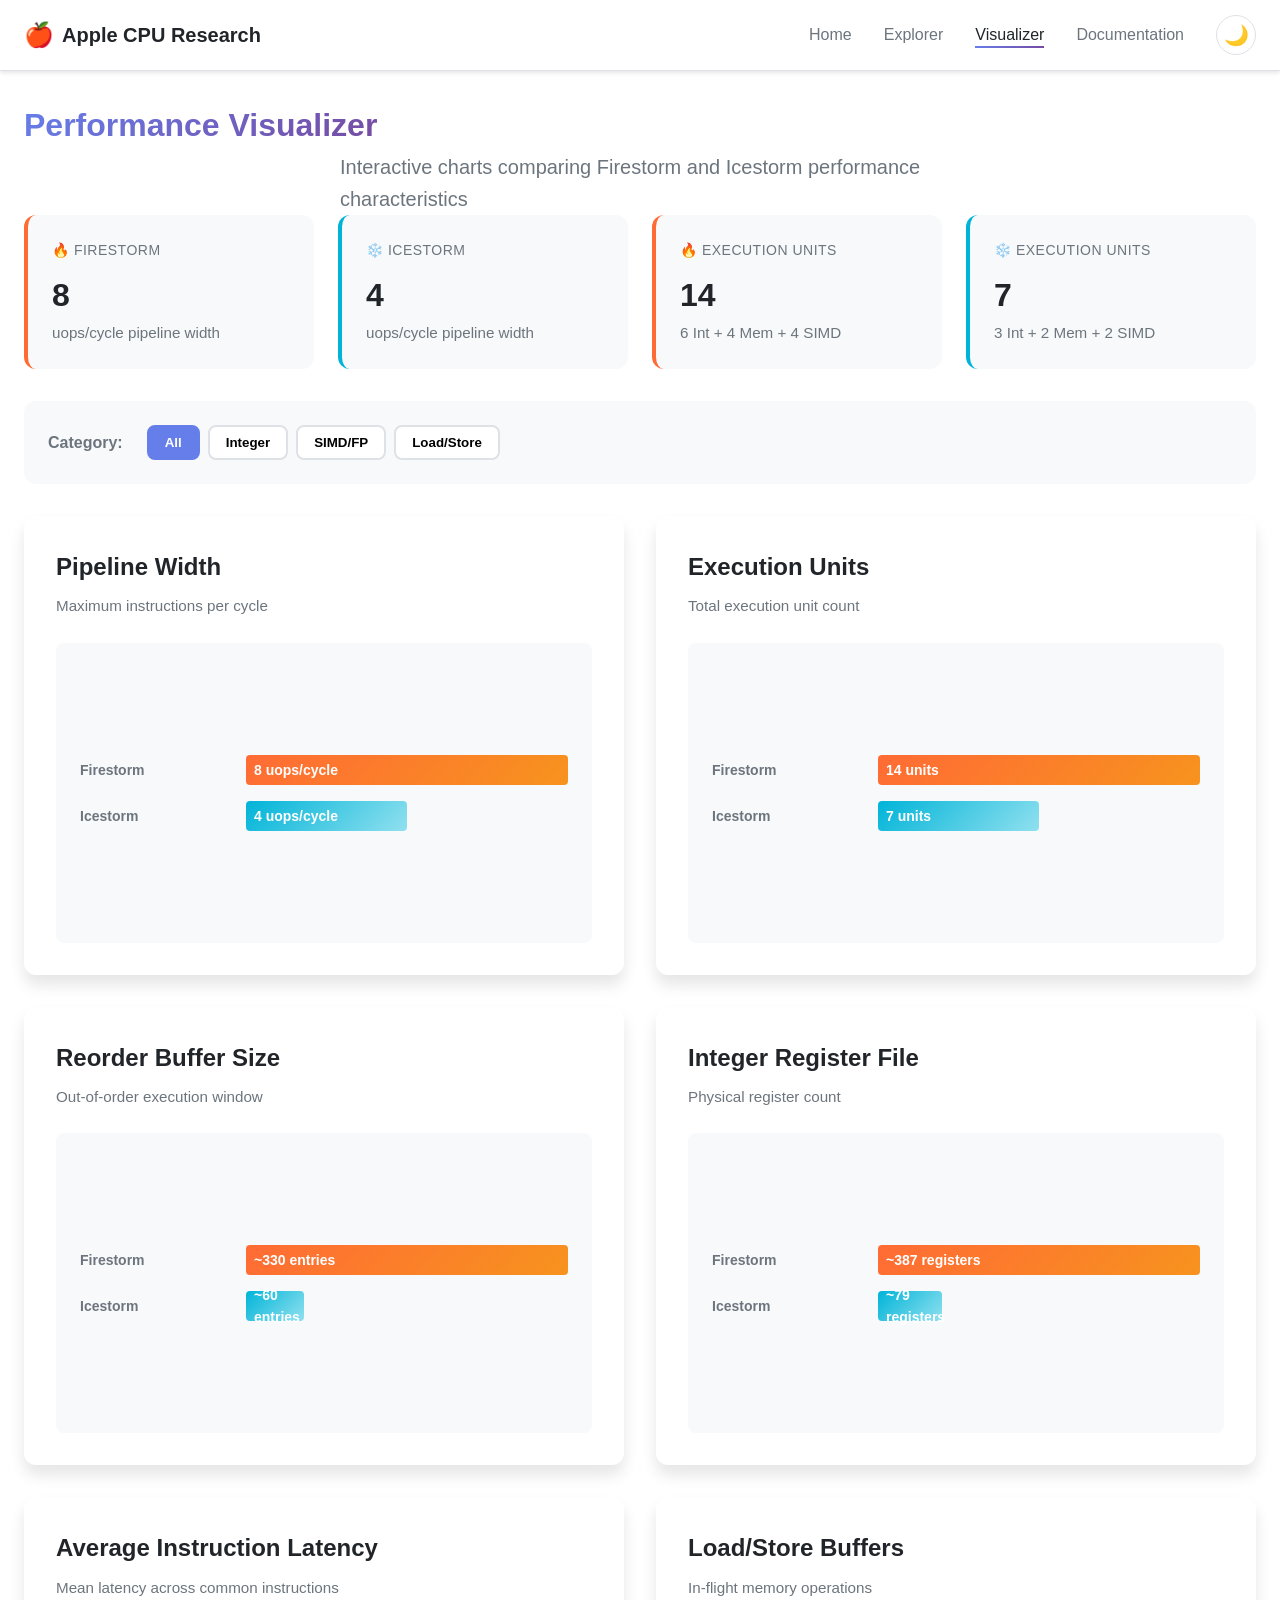
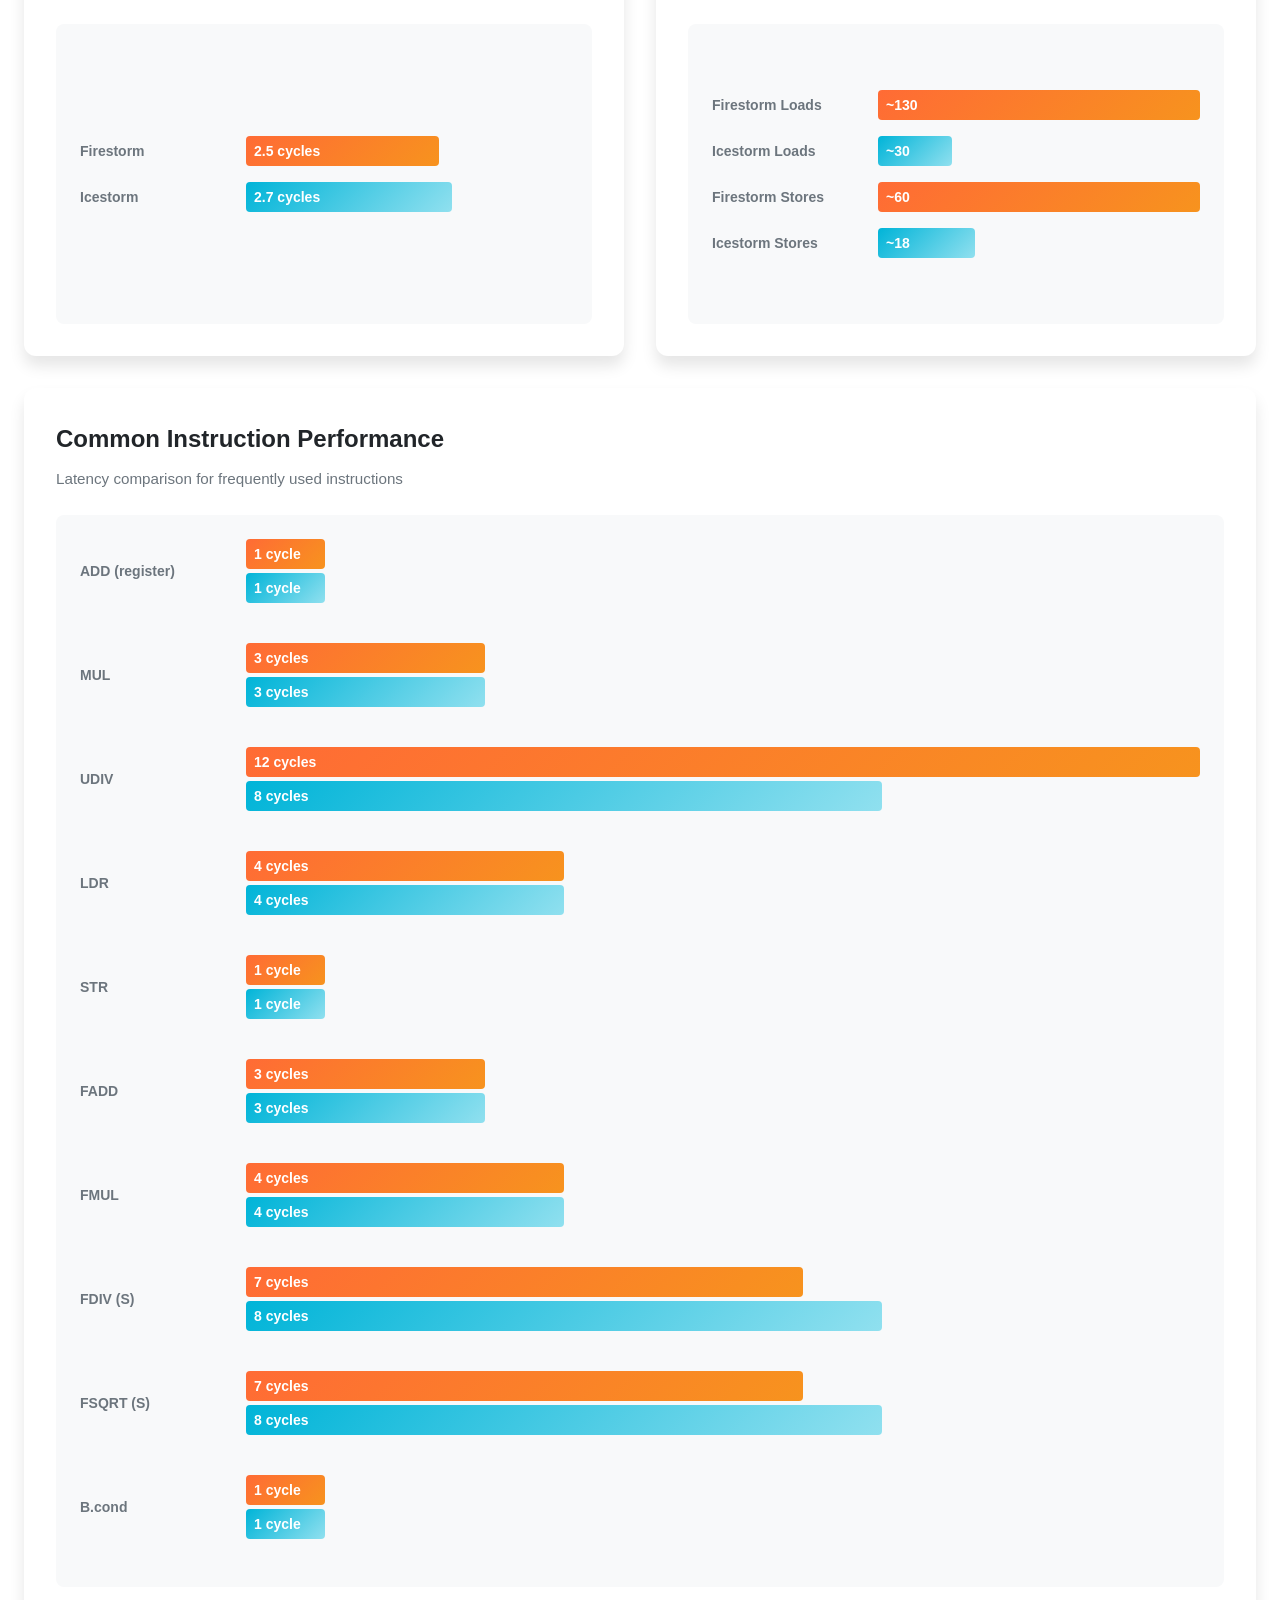
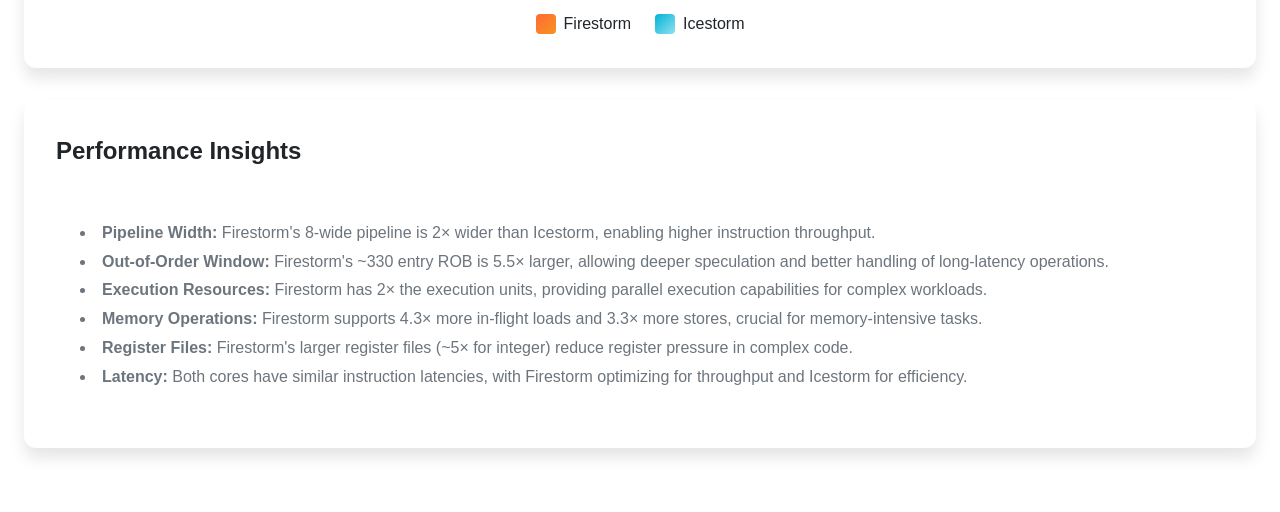
<file: demo/visualizer.html>
<!DOCTYPE html>
<html lang="en">
<head>
    <meta charset="UTF-8">
    <meta name="viewport" content="width=device-width, initial-scale=1.0">
    <meta name="description" content="Performance visualizer for Apple Silicon - interactive charts comparing Firestorm and Icestorm">
    <title>Performance Visualizer - Apple CPU Research</title>
    <link rel="stylesheet" href="css/style.css">
    <link rel="stylesheet" href="css/themes.css">
    <style>
        .visualizer-container {
            max-width: 1400px;
            margin: 100px auto 0;
            padding: 0 var(--spacing-lg) var(--spacing-3xl);
        }

        .chart-grid {
            display: grid;
            grid-template-columns: repeat(auto-fit, minmax(500px, 1fr));
            gap: var(--spacing-xl);
            margin-bottom: var(--spacing-xl);
        }

        .chart-card {
            background: var(--bg-primary);
            border-radius: var(--radius-lg);
            box-shadow: var(--shadow-lg);
            padding: var(--spacing-xl);
            transition: transform var(--transition-base);
        }

        .chart-card:hover {
            transform: translateY(-2px);
            box-shadow: var(--shadow-xl);
        }

        .chart-header {
            margin-bottom: var(--spacing-lg);
        }

        .chart-title {
            font-size: 1.5rem;
            font-weight: 700;
            margin-bottom: var(--spacing-sm);
        }

        .chart-description {
            color: var(--text-secondary);
            font-size: 0.95rem;
        }

        .chart-canvas {
            width: 100%;
            height: 300px;
            background: var(--bg-secondary);
            border-radius: var(--radius-md);
            display: flex;
            align-items: center;
            justify-content: center;
            position: relative;
        }

        .chart-placeholder {
            text-align: center;
            padding: var(--spacing-xl);
        }

        .chart-controls {
            background: var(--bg-secondary);
            padding: var(--spacing-lg);
            border-radius: var(--radius-lg);
            margin-bottom: var(--spacing-xl);
        }

        .control-group {
            display: flex;
            gap: var(--spacing-lg);
            align-items: center;
            flex-wrap: wrap;
        }

        .control-label {
            font-weight: 600;
            color: var(--text-secondary);
        }

        .control-buttons {
            display: flex;
            gap: var(--spacing-sm);
        }

        .control-btn {
            padding: var(--spacing-sm) var(--spacing-md);
            border: 2px solid var(--border-color);
            background: var(--bg-primary);
            border-radius: var(--radius-md);
            cursor: pointer;
            transition: all var(--transition-fast);
            font-weight: 600;
        }

        .control-btn.active {
            background: var(--accent-primary);
            color: white;
            border-color: var(--accent-primary);
        }

        .control-btn:hover:not(.active) {
            background: var(--bg-tertiary);
        }

        .stats-grid {
            display: grid;
            grid-template-columns: repeat(auto-fit, minmax(250px, 1fr));
            gap: var(--spacing-lg);
            margin-bottom: var(--spacing-xl);
        }

        .stat-card {
            background: var(--bg-secondary);
            padding: var(--spacing-lg);
            border-radius: var(--radius-lg);
            border-left: 4px solid var(--accent-primary);
        }

        .stat-card.firestorm {
            border-left-color: var(--firestorm-primary);
        }

        .stat-card.icestorm {
            border-left-color: var(--icestorm-primary);
        }

        .stat-card-title {
            font-size: 0.875rem;
            color: var(--text-secondary);
            text-transform: uppercase;
            letter-spacing: 0.5px;
            margin-bottom: var(--spacing-sm);
        }

        .stat-card-value {
            font-size: 2rem;
            font-weight: 700;
            color: var(--text-primary);
        }

        .stat-card-label {
            font-size: 0.95rem;
            color: var(--text-secondary);
        }

        .legend {
            display: flex;
            gap: var(--spacing-lg);
            justify-content: center;
            margin-top: var(--spacing-lg);
        }

        .legend-item {
            display: flex;
            align-items: center;
            gap: var(--spacing-sm);
        }

        .legend-color {
            width: 20px;
            height: 20px;
            border-radius: var(--radius-sm);
        }

        .legend-color.firestorm {
            background: var(--firestorm-gradient);
        }

        .legend-color.icestorm {
            background: var(--icestorm-gradient);
        }

        /* Simple bar chart styles */
        .bar-chart {
            display: flex;
            flex-direction: column;
            gap: var(--spacing-md);
            padding: var(--spacing-lg);
        }

        .bar-row {
            display: grid;
            grid-template-columns: 150px 1fr;
            gap: var(--spacing-md);
            align-items: center;
        }

        .bar-label {
            font-size: 0.875rem;
            font-weight: 600;
            color: var(--text-secondary);
        }

        .bar-container {
            display: flex;
            gap: var(--spacing-xs);
            align-items: center;
        }

        .bar {
            height: 30px;
            border-radius: var(--radius-sm);
            transition: width var(--transition-slow);
            display: flex;
            align-items: center;
            padding: 0 var(--spacing-sm);
            color: white;
            font-weight: 600;
            font-size: 0.875rem;
        }

        .bar.firestorm {
            background: var(--firestorm-gradient);
        }

        .bar.icestorm {
            background: var(--icestorm-gradient);
        }

        @media (max-width: 768px) {
            .chart-grid {
                grid-template-columns: 1fr;
            }

            .bar-row {
                grid-template-columns: 1fr;
            }
        }
    </style>
</head>
<body>
    <!-- Navigation -->
    <nav class="navbar" id="navbar">
        <div class="nav-container">
            <div class="nav-brand">
                <span class="brand-icon">🍎</span>
                <span class="brand-text">Apple CPU Research</span>
            </div>
            <button class="nav-toggle" id="navToggle" aria-label="Toggle navigation">
                <span></span>
                <span></span>
                <span></span>
            </button>
            <ul class="nav-menu" id="navMenu">
                <li><a href="index.html" class="nav-link">Home</a></li>
                <li><a href="explorer.html" class="nav-link">Explorer</a></li>
                <li><a href="visualizer.html" class="nav-link active">Visualizer</a></li>
                <li><a href="../firestorm.html" class="nav-link">Documentation</a></li>
                <li>
                    <button class="theme-toggle" id="themeToggle" aria-label="Toggle theme">
                        <span class="theme-icon">🌙</span>
                    </button>
                </li>
            </ul>
        </div>
    </nav>

    <!-- Main Content -->
    <div class="visualizer-container">
        <div class="explorer-header">
            <h1 class="explorer-title">
                <span class="gradient-text">Performance Visualizer</span>
            </h1>
            <p class="section-subtitle">
                Interactive charts comparing Firestorm and Icestorm performance characteristics
            </p>
        </div>

        <!-- Architecture Stats -->
        <div class="stats-grid">
            <div class="stat-card firestorm">
                <div class="stat-card-title">🔥 Firestorm</div>
                <div class="stat-card-value">8</div>
                <div class="stat-card-label">uops/cycle pipeline width</div>
            </div>
            <div class="stat-card icestorm">
                <div class="stat-card-title">❄️ Icestorm</div>
                <div class="stat-card-value">4</div>
                <div class="stat-card-label">uops/cycle pipeline width</div>
            </div>
            <div class="stat-card firestorm">
                <div class="stat-card-title">🔥 Execution Units</div>
                <div class="stat-card-value">14</div>
                <div class="stat-card-label">6 Int + 4 Mem + 4 SIMD</div>
            </div>
            <div class="stat-card icestorm">
                <div class="stat-card-title">❄️ Execution Units</div>
                <div class="stat-card-value">7</div>
                <div class="stat-card-label">3 Int + 2 Mem + 2 SIMD</div>
            </div>
        </div>

        <!-- Chart Controls -->
        <div class="chart-controls">
            <div class="control-group">
                <span class="control-label">Category:</span>
                <div class="control-buttons">
                    <button class="control-btn active" data-category="all">All</button>
                    <button class="control-btn" data-category="integer">Integer</button>
                    <button class="control-btn" data-category="simd">SIMD/FP</button>
                    <button class="control-btn" data-category="load-store">Load/Store</button>
                </div>
            </div>
        </div>

        <!-- Charts Grid -->
        <div class="chart-grid">
            <!-- Pipeline Width Comparison -->
            <div class="chart-card">
                <div class="chart-header">
                    <h3 class="chart-title">Pipeline Width</h3>
                    <p class="chart-description">Maximum instructions per cycle</p>
                </div>
                <div class="chart-canvas">
                    <div class="bar-chart" style="width: 100%;">
                        <div class="bar-row">
                            <div class="bar-label">Firestorm</div>
                            <div class="bar-container">
                                <div class="bar firestorm" style="width: 100%;">8 uops/cycle</div>
                            </div>
                        </div>
                        <div class="bar-row">
                            <div class="bar-label">Icestorm</div>
                            <div class="bar-container">
                                <div class="bar icestorm" style="width: 50%;">4 uops/cycle</div>
                            </div>
                        </div>
                    </div>
                </div>
            </div>

            <!-- Execution Units -->
            <div class="chart-card">
                <div class="chart-header">
                    <h3 class="chart-title">Execution Units</h3>
                    <p class="chart-description">Total execution unit count</p>
                </div>
                <div class="chart-canvas">
                    <div class="bar-chart" style="width: 100%;">
                        <div class="bar-row">
                            <div class="bar-label">Firestorm</div>
                            <div class="bar-container">
                                <div class="bar firestorm" style="width: 100%;">14 units</div>
                            </div>
                        </div>
                        <div class="bar-row">
                            <div class="bar-label">Icestorm</div>
                            <div class="bar-container">
                                <div class="bar icestorm" style="width: 50%;">7 units</div>
                            </div>
                        </div>
                    </div>
                </div>
            </div>

            <!-- ROB Size -->
            <div class="chart-card">
                <div class="chart-header">
                    <h3 class="chart-title">Reorder Buffer Size</h3>
                    <p class="chart-description">Out-of-order execution window</p>
                </div>
                <div class="chart-canvas">
                    <div class="bar-chart" style="width: 100%;">
                        <div class="bar-row">
                            <div class="bar-label">Firestorm</div>
                            <div class="bar-container">
                                <div class="bar firestorm" style="width: 100%;">~330 entries</div>
                            </div>
                        </div>
                        <div class="bar-row">
                            <div class="bar-label">Icestorm</div>
                            <div class="bar-container">
                                <div class="bar icestorm" style="width: 18%;">~60 entries</div>
                            </div>
                        </div>
                    </div>
                </div>
            </div>

            <!-- Register File Size -->
            <div class="chart-card">
                <div class="chart-header">
                    <h3 class="chart-title">Integer Register File</h3>
                    <p class="chart-description">Physical register count</p>
                </div>
                <div class="chart-canvas">
                    <div class="bar-chart" style="width: 100%;">
                        <div class="bar-row">
                            <div class="bar-label">Firestorm</div>
                            <div class="bar-container">
                                <div class="bar firestorm" style="width: 100%;">~387 registers</div>
                            </div>
                        </div>
                        <div class="bar-row">
                            <div class="bar-label">Icestorm</div>
                            <div class="bar-container">
                                <div class="bar icestorm" style="width: 20%;">~79 registers</div>
                            </div>
                        </div>
                    </div>
                </div>
            </div>

            <!-- Average Latency -->
            <div class="chart-card">
                <div class="chart-header">
                    <h3 class="chart-title">Average Instruction Latency</h3>
                    <p class="chart-description">Mean latency across common instructions</p>
                </div>
                <div class="chart-canvas">
                    <div class="bar-chart" style="width: 100%;">
                        <div class="bar-row">
                            <div class="bar-label">Firestorm</div>
                            <div class="bar-container">
                                <div class="bar firestorm" style="width: 60%;">2.5 cycles</div>
                            </div>
                        </div>
                        <div class="bar-row">
                            <div class="bar-label">Icestorm</div>
                            <div class="bar-container">
                                <div class="bar icestorm" style="width: 64%;">2.7 cycles</div>
                            </div>
                        </div>
                    </div>
                </div>
            </div>

            <!-- Load/Store Buffers -->
            <div class="chart-card">
                <div class="chart-header">
                    <h3 class="chart-title">Load/Store Buffers</h3>
                    <p class="chart-description">In-flight memory operations</p>
                </div>
                <div class="chart-canvas">
                    <div class="bar-chart" style="width: 100%;">
                        <div class="bar-row">
                            <div class="bar-label">Firestorm Loads</div>
                            <div class="bar-container">
                                <div class="bar firestorm" style="width: 100%;">~130</div>
                            </div>
                        </div>
                        <div class="bar-row">
                            <div class="bar-label">Icestorm Loads</div>
                            <div class="bar-container">
                                <div class="bar icestorm" style="width: 23%;">~30</div>
                            </div>
                        </div>
                        <div class="bar-row">
                            <div class="bar-label">Firestorm Stores</div>
                            <div class="bar-container">
                                <div class="bar firestorm" style="width: 100%;">~60</div>
                            </div>
                        </div>
                        <div class="bar-row">
                            <div class="bar-label">Icestorm Stores</div>
                            <div class="bar-container">
                                <div class="bar icestorm" style="width: 30%;">~18</div>
                            </div>
                        </div>
                    </div>
                </div>
            </div>
        </div>

        <!-- Instruction Performance Comparison -->
        <div class="chart-card" style="margin-bottom: var(--spacing-xl);">
            <div class="chart-header">
                <h3 class="chart-title">Common Instruction Performance</h3>
                <p class="chart-description">Latency comparison for frequently used instructions</p>
            </div>
            <div class="chart-canvas" style="height: auto;">
                <div id="instructionComparisonChart" class="bar-chart" style="width: 100%;"></div>
            </div>
            <div class="legend">
                <div class="legend-item">
                    <div class="legend-color firestorm"></div>
                    <span>Firestorm</span>
                </div>
                <div class="legend-item">
                    <div class="legend-color icestorm"></div>
                    <span>Icestorm</span>
                </div>
            </div>
        </div>

        <!-- Performance Insights -->
        <div class="chart-card">
            <div class="chart-header">
                <h3 class="chart-title">Performance Insights</h3>
            </div>
            <div style="padding: var(--spacing-lg); color: var(--text-secondary); line-height: 1.8;">
                <ul style="list-style-position: inside;">
                    <li><strong>Pipeline Width:</strong> Firestorm's 8-wide pipeline is 2× wider than Icestorm, enabling higher instruction throughput.</li>
                    <li><strong>Out-of-Order Window:</strong> Firestorm's ~330 entry ROB is 5.5× larger, allowing deeper speculation and better handling of long-latency operations.</li>
                    <li><strong>Execution Resources:</strong> Firestorm has 2× the execution units, providing parallel execution capabilities for complex workloads.</li>
                    <li><strong>Memory Operations:</strong> Firestorm supports 4.3× more in-flight loads and 3.3× more stores, crucial for memory-intensive tasks.</li>
                    <li><strong>Register Files:</strong> Firestorm's larger register files (~5× for integer) reduce register pressure in complex code.</li>
                    <li><strong>Latency:</strong> Both cores have similar instruction latencies, with Firestorm optimizing for throughput and Icestorm for efficiency.</li>
                </ul>
            </div>
        </div>
    </div>

    <script src="js/main.js"></script>
    <script src="js/data-parser.js"></script>
    <script src="js/visualizer.js"></script>
</body>
</html>
</file>
<file: demo/css/style.css>
/* ============================================
   Apple CPU Research Demo - Main Styles
   ============================================ */

/* CSS Variables for Theming */
:root {
    /* Colors - Light Theme */
    --bg-primary: #ffffff;
    --bg-secondary: #f8f9fa;
    --bg-tertiary: #e9ecef;
    --text-primary: #212529;
    --text-secondary: #6c757d;
    --text-tertiary: #adb5bd;
    
    /* Brand Colors */
    --firestorm-primary: #ff6b35;
    --firestorm-secondary: #f7931e;
    --firestorm-gradient: linear-gradient(135deg, #ff6b35 0%, #f7931e 100%);
    --icestorm-primary: #00b4d8;
    --icestorm-secondary: #90e0ef;
    --icestorm-gradient: linear-gradient(135deg, #00b4d8 0%, #90e0ef 100%);
    
    /* Accent Colors */
    --accent-primary: #667eea;
    --accent-secondary: #764ba2;
    --accent-gradient: linear-gradient(135deg, #667eea 0%, #764ba2 100%);
    
    /* Semantic Colors */
    --success: #28a745;
    --warning: #ffc107;
    --error: #dc3545;
    --info: #17a2b8;
    
    /* UI Elements */
    --border-color: #dee2e6;
    --shadow-sm: 0 2px 4px rgba(0, 0, 0, 0.1);
    --shadow-md: 0 4px 6px rgba(0, 0, 0, 0.1);
    --shadow-lg: 0 10px 15px rgba(0, 0, 0, 0.1);
    --shadow-xl: 0 20px 25px rgba(0, 0, 0, 0.15);
    
    /* Spacing */
    --spacing-xs: 0.25rem;
    --spacing-sm: 0.5rem;
    --spacing-md: 1rem;
    --spacing-lg: 1.5rem;
    --spacing-xl: 2rem;
    --spacing-2xl: 3rem;
    --spacing-3xl: 4rem;
    
    /* Typography */
    --font-family: -apple-system, BlinkMacSystemFont, 'Segoe UI', 'Roboto', 'Oxygen', 'Ubuntu', 'Cantarell', sans-serif;
    --font-mono: 'SF Mono', Monaco, 'Cascadia Code', 'Roboto Mono', 'Courier New', monospace;
    
    /* Transitions */
    --transition-fast: 150ms ease;
    --transition-base: 250ms ease;
    --transition-slow: 350ms ease;
    
    /* Border Radius */
    --radius-sm: 4px;
    --radius-md: 8px;
    --radius-lg: 12px;
    --radius-xl: 16px;
    --radius-full: 9999px;
}

/* Dark Theme */
body.dark-theme {
    --bg-primary: #1a1a1a;
    --bg-secondary: #242424;
    --bg-tertiary: #2d2d2d;
    --text-primary: #ffffff;
    --text-secondary: #b0b0b0;
    --text-tertiary: #808080;
    --border-color: #404040;
    --shadow-sm: 0 2px 4px rgba(0, 0, 0, 0.3);
    --shadow-md: 0 4px 6px rgba(0, 0, 0, 0.3);
    --shadow-lg: 0 10px 15px rgba(0, 0, 0, 0.3);
    --shadow-xl: 0 20px 25px rgba(0, 0, 0, 0.4);
}

/* ============================================
   Base Styles
   ============================================ */

* {
    margin: 0;
    padding: 0;
    box-sizing: border-box;
}

html {
    scroll-behavior: smooth;
}

body {
    font-family: var(--font-family);
    font-size: 16px;
    line-height: 1.6;
    color: var(--text-primary);
    background-color: var(--bg-primary);
    transition: background-color var(--transition-base), color var(--transition-base);
}

.container {
    max-width: 1200px;
    margin: 0 auto;
    padding: 0 var(--spacing-lg);
}

/* ============================================
   Navigation
   ============================================ */

.navbar {
    position: fixed;
    top: 0;
    left: 0;
    right: 0;
    background-color: var(--bg-primary);
    border-bottom: 1px solid var(--border-color);
    box-shadow: var(--shadow-sm);
    z-index: 1000;
    transition: all var(--transition-base);
}

.navbar.scrolled {
    box-shadow: var(--shadow-md);
}

.nav-container {
    max-width: 1400px;
    margin: 0 auto;
    padding: 0 var(--spacing-lg);
    display: flex;
    justify-content: space-between;
    align-items: center;
    height: 70px;
}

.nav-brand {
    display: flex;
    align-items: center;
    gap: var(--spacing-sm);
    font-size: 1.25rem;
    font-weight: 700;
    color: var(--text-primary);
    text-decoration: none;
}

.brand-icon {
    font-size: 1.5rem;
}

.nav-menu {
    display: flex;
    align-items: center;
    gap: var(--spacing-xl);
    list-style: none;
}

.nav-link {
    color: var(--text-secondary);
    text-decoration: none;
    font-weight: 500;
    transition: color var(--transition-fast);
    position: relative;
}

.nav-link::after {
    content: '';
    position: absolute;
    bottom: -5px;
    left: 0;
    width: 0;
    height: 2px;
    background: var(--accent-gradient);
    transition: width var(--transition-base);
}

.nav-link:hover,
.nav-link.active {
    color: var(--text-primary);
}

.nav-link:hover::after,
.nav-link.active::after {
    width: 100%;
}

.theme-toggle {
    background: transparent;
    border: 1px solid var(--border-color);
    border-radius: var(--radius-full);
    width: 40px;
    height: 40px;
    display: flex;
    align-items: center;
    justify-content: center;
    cursor: pointer;
    transition: all var(--transition-fast);
}

.theme-toggle:hover {
    background-color: var(--bg-secondary);
    transform: scale(1.05);
}

.theme-icon {
    font-size: 1.25rem;
}

.nav-toggle {
    display: none;
    flex-direction: column;
    gap: 5px;
    background: transparent;
    border: none;
    cursor: pointer;
    padding: 5px;
}

.nav-toggle span {
    width: 25px;
    height: 3px;
    background-color: var(--text-primary);
    border-radius: var(--radius-sm);
    transition: all var(--transition-fast);
}

/* ============================================
   Hero Section
   ============================================ */

.hero {
    position: relative;
    min-height: 100vh;
    display: flex;
    align-items: center;
    justify-content: center;
    padding: var(--spacing-3xl) var(--spacing-lg);
    margin-top: 70px;
    overflow: hidden;
}

.hero-background {
    position: absolute;
    top: 0;
    left: 0;
    right: 0;
    bottom: 0;
    background: var(--accent-gradient);
    opacity: 0.05;
}

.cpu-animation {
    position: absolute;
    top: 50%;
    left: 50%;
    transform: translate(-50%, -50%);
    width: 600px;
    height: 400px;
    display: flex;
    gap: 100px;
    align-items: center;
    justify-content: center;
    opacity: 0.1;
}

.core {
    width: 120px;
    height: 180px;
    border: 3px solid currentColor;
    border-radius: var(--radius-lg);
    position: relative;
    animation: pulse 3s ease-in-out infinite;
}

.firestorm-core {
    color: var(--firestorm-primary);
}

.icestorm-core {
    color: var(--icestorm-primary);
    animation-delay: 1.5s;
}

.core-label {
    position: absolute;
    top: 50%;
    left: 50%;
    transform: translate(-50%, -50%);
    font-size: 3rem;
}

.pipeline-line {
    position: absolute;
    left: 10%;
    width: 80%;
    height: 3px;
    background: currentColor;
    opacity: 0.5;
    animation: flow 2s linear infinite;
}

.pipeline-line:nth-child(2) {
    top: 35%;
    animation-delay: 0.5s;
}

.pipeline-line:nth-child(3) {
    top: 50%;
    animation-delay: 1s;
}

.pipeline-line:nth-child(4) {
    top: 65%;
    animation-delay: 1.5s;
}

@keyframes pulse {
    0%, 100% { transform: scale(1); opacity: 0.3; }
    50% { transform: scale(1.05); opacity: 0.5; }
}

@keyframes flow {
    0% { transform: translateX(-100%); }
    100% { transform: translateX(100%); }
}

.hero-content {
    position: relative;
    text-align: center;
    max-width: 900px;
    z-index: 1;
}

.hero-title {
    font-size: clamp(2.5rem, 5vw, 4rem);
    font-weight: 800;
    line-height: 1.2;
    margin-bottom: var(--spacing-lg);
}

.gradient-text {
    background: var(--accent-gradient);
    -webkit-background-clip: text;
    -webkit-text-fill-color: transparent;
    background-clip: text;
}

.hero-subtitle {
    font-size: clamp(1rem, 2vw, 1.25rem);
    color: var(--text-secondary);
    margin-bottom: var(--spacing-2xl);
    line-height: 1.8;
}

.hero-actions {
    display: flex;
    gap: var(--spacing-lg);
    justify-content: center;
    flex-wrap: wrap;
    margin-bottom: var(--spacing-3xl);
}

.hero-stats {
    display: flex;
    gap: var(--spacing-3xl);
    justify-content: center;
    flex-wrap: wrap;
}

.stat {
    text-align: center;
}

.stat-value {
    font-size: 2.5rem;
    font-weight: 700;
    background: var(--accent-gradient);
    -webkit-background-clip: text;
    -webkit-text-fill-color: transparent;
    background-clip: text;
}

.stat-label {
    color: var(--text-secondary);
    font-size: 0.875rem;
    text-transform: uppercase;
    letter-spacing: 1px;
}

/* ============================================
   Buttons
   ============================================ */

.btn {
    display: inline-flex;
    align-items: center;
    gap: var(--spacing-sm);
    padding: var(--spacing-md) var(--spacing-xl);
    font-size: 1rem;
    font-weight: 600;
    text-decoration: none;
    border-radius: var(--radius-lg);
    transition: all var(--transition-base);
    cursor: pointer;
    border: none;
    font-family: inherit;
}

.btn-primary {
    background: var(--accent-gradient);
    color: white;
    box-shadow: var(--shadow-md);
}

.btn-primary:hover {
    transform: translateY(-2px);
    box-shadow: var(--shadow-lg);
}

.btn-secondary {
    background: var(--bg-secondary);
    color: var(--text-primary);
    border: 2px solid var(--border-color);
}

.btn-secondary:hover {
    background: var(--bg-tertiary);
    transform: translateY(-2px);
}

.btn-outline {
    background: transparent;
    color: var(--accent-primary);
    border: 2px solid var(--accent-primary);
}

.btn-outline:hover {
    background: var(--accent-primary);
    color: white;
}

.btn-large {
    padding: var(--spacing-lg) var(--spacing-2xl);
    font-size: 1.125rem;
}

.btn-arrow {
    transition: transform var(--transition-fast);
}

.btn:hover .btn-arrow {
    transform: translateX(4px);
}

/* ============================================
   Sections
   ============================================ */

section {
    padding: var(--spacing-3xl) 0;
}

.section-header {
    text-align: center;
    margin-bottom: var(--spacing-3xl);
}

.section-title {
    font-size: clamp(2rem, 4vw, 3rem);
    font-weight: 700;
    margin-bottom: var(--spacing-md);
}

.section-subtitle {
    font-size: clamp(1rem, 2vw, 1.25rem);
    color: var(--text-secondary);
    max-width: 600px;
    margin: 0 auto;
}

/* ============================================
   Features Section
   ============================================ */

.features {
    background-color: var(--bg-secondary);
}

.features-grid {
    display: grid;
    grid-template-columns: repeat(auto-fit, minmax(300px, 1fr));
    gap: var(--spacing-xl);
}

.feature-card {
    background: var(--bg-primary);
    padding: var(--spacing-xl);
    border-radius: var(--radius-lg);
    box-shadow: var(--shadow-md);
    transition: all var(--transition-base);
}

.feature-card:hover {
    transform: translateY(-5px);
    box-shadow: var(--shadow-xl);
}

.feature-icon {
    font-size: 3rem;
    margin-bottom: var(--spacing-lg);
}

.feature-title {
    font-size: 1.5rem;
    font-weight: 700;
    margin-bottom: var(--spacing-md);
}

.feature-description {
    color: var(--text-secondary);
    margin-bottom: var(--spacing-lg);
    line-height: 1.7;
}

.feature-link {
    color: var(--accent-primary);
    font-weight: 600;
    text-decoration: none;
    transition: gap var(--transition-fast);
    display: inline-flex;
    align-items: center;
}

.feature-link:hover {
    gap: var(--spacing-sm);
}

/* ============================================
   Architectures Section
   ============================================ */

.arch-tabs {
    display: flex;
    gap: var(--spacing-md);
    margin-bottom: var(--spacing-xl);
    justify-content: center;
    flex-wrap: wrap;
}

.arch-tab {
    display: flex;
    flex-direction: column;
    align-items: center;
    gap: var(--spacing-xs);
    padding: var(--spacing-lg) var(--spacing-xl);
    background: var(--bg-secondary);
    border: 2px solid var(--border-color);
    border-radius: var(--radius-lg);
    cursor: pointer;
    transition: all var(--transition-base);
    min-width: 150px;
}

.arch-tab:hover {
    background: var(--bg-tertiary);
    transform: translateY(-2px);
}

.arch-tab.active {
    background: var(--accent-gradient);
    color: white;
    border-color: transparent;
}

.tab-icon {
    font-size: 2rem;
}

.tab-text {
    font-size: 1.125rem;
    font-weight: 600;
}

.tab-subtitle {
    font-size: 0.875rem;
    opacity: 0.8;
}

.arch-content {
    position: relative;
}

.arch-panel {
    display: none;
    animation: fadeIn var(--transition-base);
}

.arch-panel.active {
    display: block;
}

@keyframes fadeIn {
    from { opacity: 0; transform: translateY(10px); }
    to { opacity: 1; transform: translateY(0); }
}

.arch-header {
    padding: var(--spacing-xl);
    border-radius: var(--radius-lg) var(--radius-lg) 0 0;
    color: white;
    text-align: center;
}

.firestorm-gradient {
    background: var(--firestorm-gradient);
}

.icestorm-gradient {
    background: var(--icestorm-gradient);
}

.comparison-gradient {
    background: var(--accent-gradient);
}

.arch-header h3 {
    font-size: 1.75rem;
    margin-bottom: var(--spacing-sm);
}

.arch-details {
    background: var(--bg-primary);
    padding: var(--spacing-xl);
    border-radius: 0 0 var(--radius-lg) var(--radius-lg);
    box-shadow: var(--shadow-lg);
}

.detail-grid {
    display: grid;
    grid-template-columns: repeat(auto-fit, minmax(200px, 1fr));
    gap: var(--spacing-lg);
    margin-bottom: var(--spacing-xl);
}

.detail-item {
    text-align: center;
    padding: var(--spacing-lg);
    background: var(--bg-secondary);
    border-radius: var(--radius-md);
}

.detail-label {
    font-size: 0.875rem;
    color: var(--text-secondary);
    margin-bottom: var(--spacing-sm);
    text-transform: uppercase;
    letter-spacing: 0.5px;
}

.detail-value {
    font-size: 1.5rem;
    font-weight: 700;
    color: var(--accent-primary);
}

.arch-description {
    margin-bottom: var(--spacing-xl);
}

.arch-description h4 {
    font-size: 1.25rem;
    margin-bottom: var(--spacing-md);
}

.arch-description ul {
    list-style-position: inside;
    color: var(--text-secondary);
    line-height: 2;
}

.arch-actions {
    display: flex;
    gap: var(--spacing-md);
    flex-wrap: wrap;
    justify-content: center;
}

/* ============================================
   Comparison Table
   ============================================ */

.comparison-table-wrapper {
    overflow-x: auto;
    margin-bottom: var(--spacing-xl);
}

.comparison-table {
    width: 100%;
    border-collapse: collapse;
    background: var(--bg-primary);
}

.comparison-table th,
.comparison-table td {
    padding: var(--spacing-md);
    text-align: left;
    border-bottom: 1px solid var(--border-color);
}

.comparison-table th {
    font-weight: 700;
    background: var(--bg-secondary);
}

.firestorm-col {
    background: rgba(255, 107, 53, 0.05);
}

.icestorm-col {
    background: rgba(0, 180, 216, 0.05);
}

.comparison-table tbody tr:hover {
    background: var(--bg-secondary);
}

.comparison-notes {
    padding: var(--spacing-lg);
    background: var(--bg-secondary);
    border-radius: var(--radius-md);
    border-left: 4px solid var(--accent-primary);
}

.comparison-notes h4 {
    margin-bottom: var(--spacing-sm);
}

.comparison-notes p {
    color: var(--text-secondary);
    line-height: 1.7;
}

/* ============================================
   Explorer Preview Section
   ============================================ */

.explorer-preview {
    background-color: var(--bg-secondary);
}

.preview-content {
    display: grid;
    grid-template-columns: 1fr 1fr;
    gap: var(--spacing-3xl);
    align-items: center;
}

.browser-mockup {
    background: var(--bg-primary);
    border-radius: var(--radius-lg);
    box-shadow: var(--shadow-xl);
    overflow: hidden;
}

.browser-header {
    background: var(--bg-tertiary);
    padding: var(--spacing-md);
    display: flex;
    align-items: center;
    gap: var(--spacing-md);
}

.browser-dots {
    display: flex;
    gap: var(--spacing-xs);
}

.browser-dots span {
    width: 12px;
    height: 12px;
    border-radius: 50%;
    background: var(--border-color);
}

.browser-title {
    font-size: 0.875rem;
    color: var(--text-secondary);
}

.browser-content {
    padding: var(--spacing-xl);
}

.mockup-search {
    display: flex;
    align-items: center;
    gap: var(--spacing-md);
    padding: var(--spacing-md);
    background: var(--bg-secondary);
    border-radius: var(--radius-md);
    margin-bottom: var(--spacing-lg);
}

.search-icon {
    font-size: 1.25rem;
}

.search-text {
    color: var(--text-tertiary);
}

.mockup-table {
    display: flex;
    flex-direction: column;
    gap: var(--spacing-sm);
}

.mockup-row {
    display: grid;
    grid-template-columns: 2fr 1fr 1fr 1fr;
    gap: var(--spacing-md);
    padding: var(--spacing-sm);
    border-radius: var(--radius-sm);
}

.mockup-row.header {
    font-weight: 700;
    background: var(--bg-secondary);
}

.mockup-row:not(.header) {
    background: var(--bg-primary);
    border: 1px solid var(--border-color);
}

.preview-features h3 {
    font-size: 2rem;
    margin-bottom: var(--spacing-xl);
}

.feature-list {
    list-style: none;
    margin-bottom: var(--spacing-2xl);
}

.feature-list li {
    display: flex;
    gap: var(--spacing-md);
    margin-bottom: var(--spacing-lg);
}

.feature-icon-small {
    font-size: 1.5rem;
}

.feature-list strong {
    display: block;
    margin-bottom: var(--spacing-xs);
}

.feature-list p {
    color: var(--text-secondary);
    font-size: 0.95rem;
}

/* ============================================
   CTA Section
   ============================================ */

.cta {
    background: var(--accent-gradient);
    color: white;
}

.cta-content {
    text-align: center;
    max-width: 800px;
    margin: 0 auto;
}

.cta-title {
    font-size: clamp(2rem, 4vw, 3rem);
    margin-bottom: var(--spacing-md);
}

.cta-subtitle {
    font-size: 1.25rem;
    opacity: 0.9;
    margin-bottom: var(--spacing-2xl);
}

.cta-actions {
    display: flex;
    gap: var(--spacing-lg);
    justify-content: center;
    flex-wrap: wrap;
}

.cta .btn {
    background: white;
    color: var(--accent-primary);
}

.cta .btn-secondary {
    background: transparent;
    border-color: white;
    color: white;
}

.cta .btn:hover {
    transform: translateY(-3px);
}

/* ============================================
   Footer
   ============================================ */

.footer {
    background: var(--bg-secondary);
    padding: var(--spacing-3xl) 0 var(--spacing-xl);
}

.footer-content {
    display: grid;
    grid-template-columns: repeat(auto-fit, minmax(250px, 1fr));
    gap: var(--spacing-2xl);
    margin-bottom: var(--spacing-xl);
}

.footer-section h4 {
    font-size: 1.125rem;
    margin-bottom: var(--spacing-md);
}

.footer-section p {
    color: var(--text-secondary);
    line-height: 1.7;
    margin-bottom: var(--spacing-md);
}

.footer-links {
    list-style: none;
}

.footer-links li {
    margin-bottom: var(--spacing-sm);
}

.footer-links a {
    color: var(--text-secondary);
    text-decoration: none;
    transition: color var(--transition-fast);
}

.footer-links a:hover {
    color: var(--accent-primary);
}

.credit {
    font-size: 0.95rem;
}

.credit a {
    color: var(--accent-primary);
    text-decoration: none;
}

.footer-bottom {
    text-align: center;
    padding-top: var(--spacing-xl);
    border-top: 1px solid var(--border-color);
    color: var(--text-secondary);
    font-size: 0.95rem;
}

.footer-bottom p {
    margin-bottom: var(--spacing-xs);
}

/* ============================================
   Responsive Design
   ============================================ */

@media (max-width: 1024px) {
    .preview-content {
        grid-template-columns: 1fr;
    }
    
    .preview-image {
        order: 2;
    }
}

@media (max-width: 768px) {
    .nav-toggle {
        display: flex;
    }
    
    .nav-menu {
        position: absolute;
        top: 70px;
        left: 0;
        right: 0;
        background: var(--bg-primary);
        flex-direction: column;
        padding: var(--spacing-lg);
        box-shadow: var(--shadow-lg);
        transform: translateY(-100%);
        opacity: 0;
        pointer-events: none;
        transition: all var(--transition-base);
    }
    
    .nav-menu.active {
        transform: translateY(0);
        opacity: 1;
        pointer-events: all;
    }
    
    .hero-actions {
        flex-direction: column;
    }
    
    .hero-stats {
        gap: var(--spacing-xl);
    }
    
    .features-grid {
        grid-template-columns: 1fr;
    }
    
    .detail-grid {
        grid-template-columns: repeat(2, 1fr);
    }
    
    .mockup-row {
        grid-template-columns: 1fr;
        font-size: 0.875rem;
    }
    
    .footer-content {
        grid-template-columns: 1fr;
    }
}

@media (max-width: 480px) {
    .detail-grid {
        grid-template-columns: 1fr;
    }
    
    .arch-tabs {
        flex-direction: column;
    }
    
    .arch-tab {
        width: 100%;
    }
}

/* ============================================
   Utilities
   ============================================ */

.text-center { text-align: center; }
.text-left { text-align: left; }
.text-right { text-align: right; }

.mt-1 { margin-top: var(--spacing-md); }
.mt-2 { margin-top: var(--spacing-lg); }
.mt-3 { margin-top: var(--spacing-xl); }

.mb-1 { margin-bottom: var(--spacing-md); }
.mb-2 { margin-bottom: var(--spacing-lg); }
.mb-3 { margin-bottom: var(--spacing-xl); }

.hidden { display: none; }
.visible { display: block; }
</file>
<file: demo/css/themes.css>
/* ============================================
   Theme Variations - Apple CPU Research Demo
   ============================================ */

/* Additional theme color schemes and variations */

/* High Contrast Mode */
body.high-contrast {
    --bg-primary: #000000;
    --bg-secondary: #1a1a1a;
    --bg-tertiary: #333333;
    --text-primary: #ffffff;
    --text-secondary: #cccccc;
    --border-color: #666666;
}

/* Firestorm Theme */
body.theme-firestorm {
    --accent-primary: #ff6b35;
    --accent-secondary: #f7931e;
    --accent-gradient: linear-gradient(135deg, #ff6b35 0%, #f7931e 100%);
}

body.theme-firestorm .hero-background {
    background: var(--firestorm-gradient);
    opacity: 0.08;
}

/* Icestorm Theme */
body.theme-icestorm {
    --accent-primary: #00b4d8;
    --accent-secondary: #90e0ef;
    --accent-gradient: linear-gradient(135deg, #00b4d8 0%, #90e0ef 100%);
}

body.theme-icestorm .hero-background {
    background: var(--icestorm-gradient);
    opacity: 0.08;
}

/* Reduced Motion Support */
@media (prefers-reduced-motion: reduce) {
    * {
        animation-duration: 0.01ms !important;
        animation-iteration-count: 1 !important;
        transition-duration: 0.01ms !important;
    }
    
    html {
        scroll-behavior: auto;
    }
}

/* Print Styles */
@media print {
    .navbar,
    .theme-toggle,
    .nav-toggle,
    .hero-background,
    .cpu-animation,
    .cta,
    .footer {
        display: none;
    }
    
    body {
        color: #000;
        background: #fff;
    }
    
    a {
        text-decoration: underline;
    }
    
    .hero {
        margin-top: 0;
        min-height: auto;
        padding: 2rem 1rem;
    }
}
</file>
